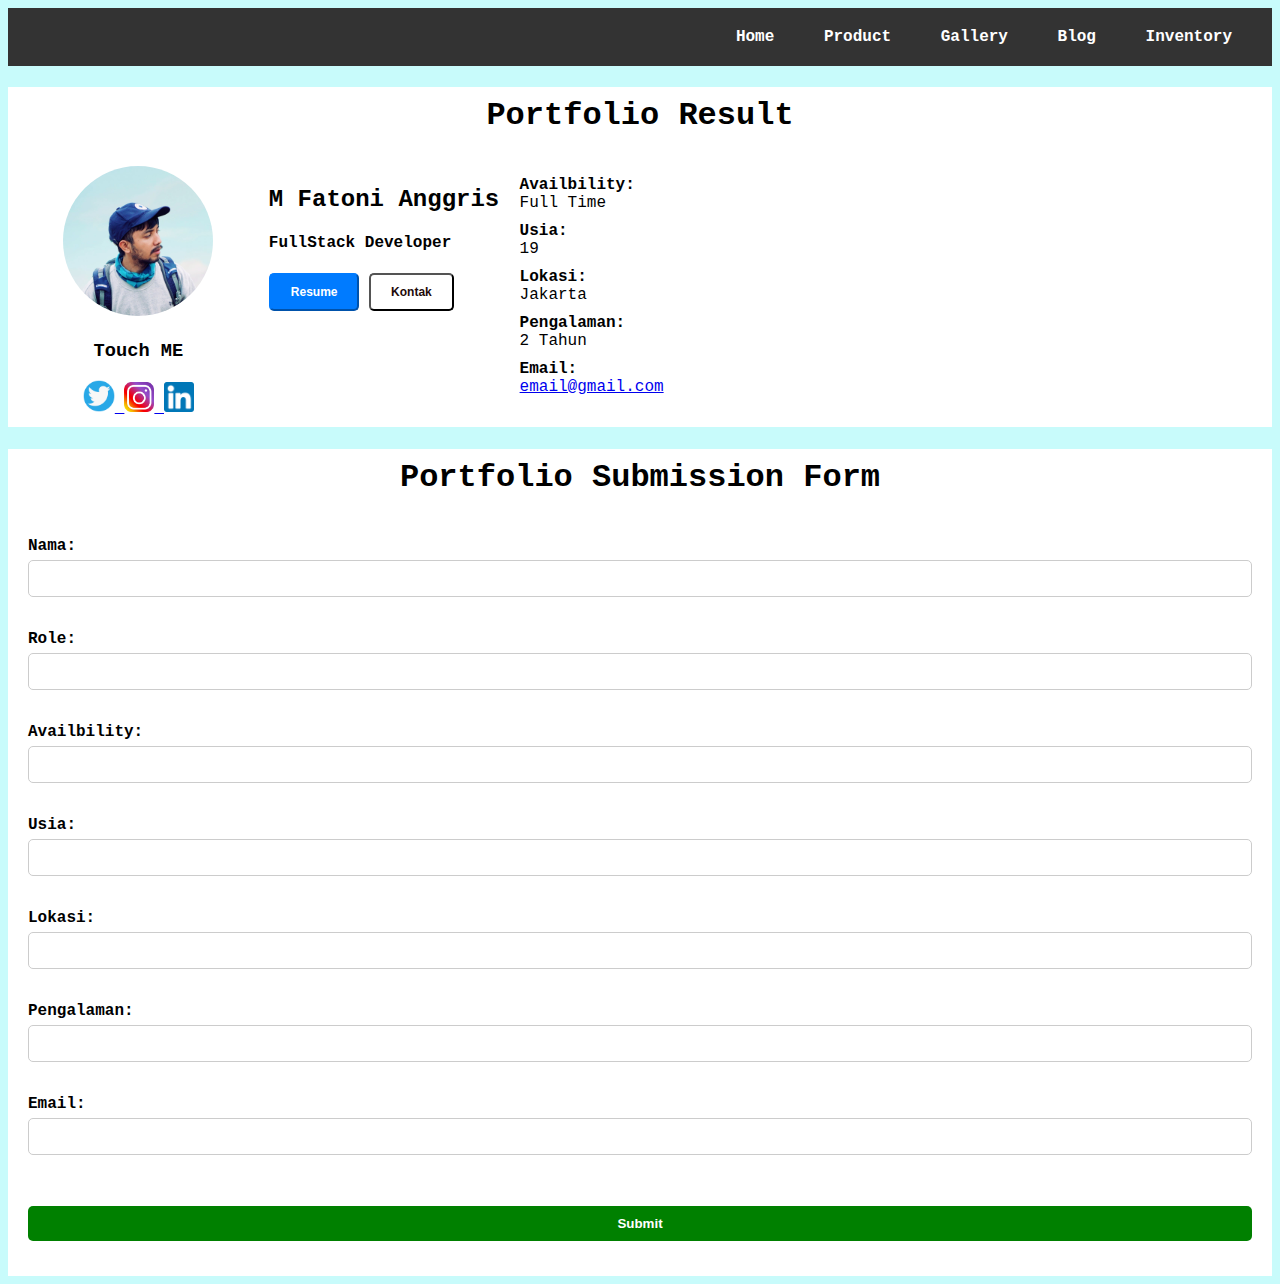
<file: session_7/index.html>
<!DOCTYPE html>
<html lang="en">
  <head>
    <meta charset="UTF-8" />
    <meta name="viewport" content="width=device-width, initial-scale=1.0" />
    <title>Portfolio Form</title>
    <link rel="stylesheet" href="assets/style.css">
  </head>
  <body>
    <header>
      <nav>
        <ul>
          <li><a href="#home">Home</a></li>
          <li><a href="#product">Product</a></li>
          <li><a href="#gallery">Gallery</a></li>
          <li><a href="#blog">Blog</a></li>
          <li><a href="#inventory">Inventory</a></li>
        </ul>
      </nav>
    </header>
    <div class="row">
      <h1 class="text-center pd-10">Portfolio Result</h1>
      <div class="grid-container">
        <section class="text-center">
          <img
            style="border-radius: 50%"
            src="assets/me.jpg"
            alt="Your Image"
            class="rounded-image"
            width="150"
            height="150"
          />
          <h3>Touch ME</h3>
          <a href="https://twitter.com/livyyrenata" target="_blank">
            <img
              src="assets/twitter.png"
              alt="Twitter"
              width="32"
              height="32"
            />
          </a>
          <a href="https://www.instagram.com/vonnyfelicia" target="_blank">
            <img src="assets/ig.png" alt="Instagram" width="30" height="30" />
          </a>
          <a
            href="https://www.linkedin.com/in/mohammad-fatoni-anggris-7089a2172"
            target="_blank"
          >
            <img
              src="assets/linkedin.png"
              alt="Linkedin"
              width="30"
              height="30"
            />
          </a>
        </section>
        <section>
          <div>
            <h2>M Fatoni Anggris</h2>
          </div>
          <div>
            <h4>FullStack Developer</h4>
          </div>
          <div>
            <button class="button-resume">Resume</button>
            <button class="button-kontak">Kontak</button>
          </div>
        </section>
        <section>
          <div class="mt-10">
            <strong>Availbility:</strong><br />
            <span>Full Time</span>
          </div>
          <div class="mt-10">
            <strong>Usia:</strong><br />
            <span>19</span>
          </div>
          <div class="mt-10">
            <strong>Lokasi:</strong><br />
            <span>Jakarta</span>
          </div>
          <div class="mt-10">
            <strong>Pengalaman:</strong><br />
            <span>2 Tahun</span>
          </div>
          <div class="mt-10">
            <strong>Email:</strong><br />
            <a
              href="mailto:contoh10@gmail.com?subject=Ini%20adalah%20judul%20email%20default&body=Pesan%20ini%20akan%20secara%20otomatis%20muncul%20lho%21"
              >email@gmail.com
            </a>
          </div>
        </section>
      </div>
    </div>
    <div class="row">
      <h1 class="text-center pd-10">Portfolio Submission Form</h1>
      <div class="form-container">
        <form action="/submit_portfolio" method="POST">
          <label for="name">Nama:</label>
          <input type="text" id="name" name="name" required /><br />

          <label for="role">Role:</label>
          <input type="text" id="role" name="role" required /><br />

          <label for="avail">Availbility:</label>
          <input type="text" id="avail" name="avail" required /><br />

          <label for="usia">Usia:</label>
          <input type="text" id="usia" name="usia" required /><br />

          <label for="lokasi">Lokasi:</label>
          <input type="url" id="lokasi" name="lokasi" /><br />

          <label for="image">Pengalaman:</label>
          <input type="number" id="pengalaman" name="pengalaman" /><br />

          <label for="email">Email:</label>
          <input type="email" id="email" name="email" required /><br />
          <br />

          <input type="submit" value="Submit" />
        </form>
      </div>
    </div>
  </body>
</html>
</file>
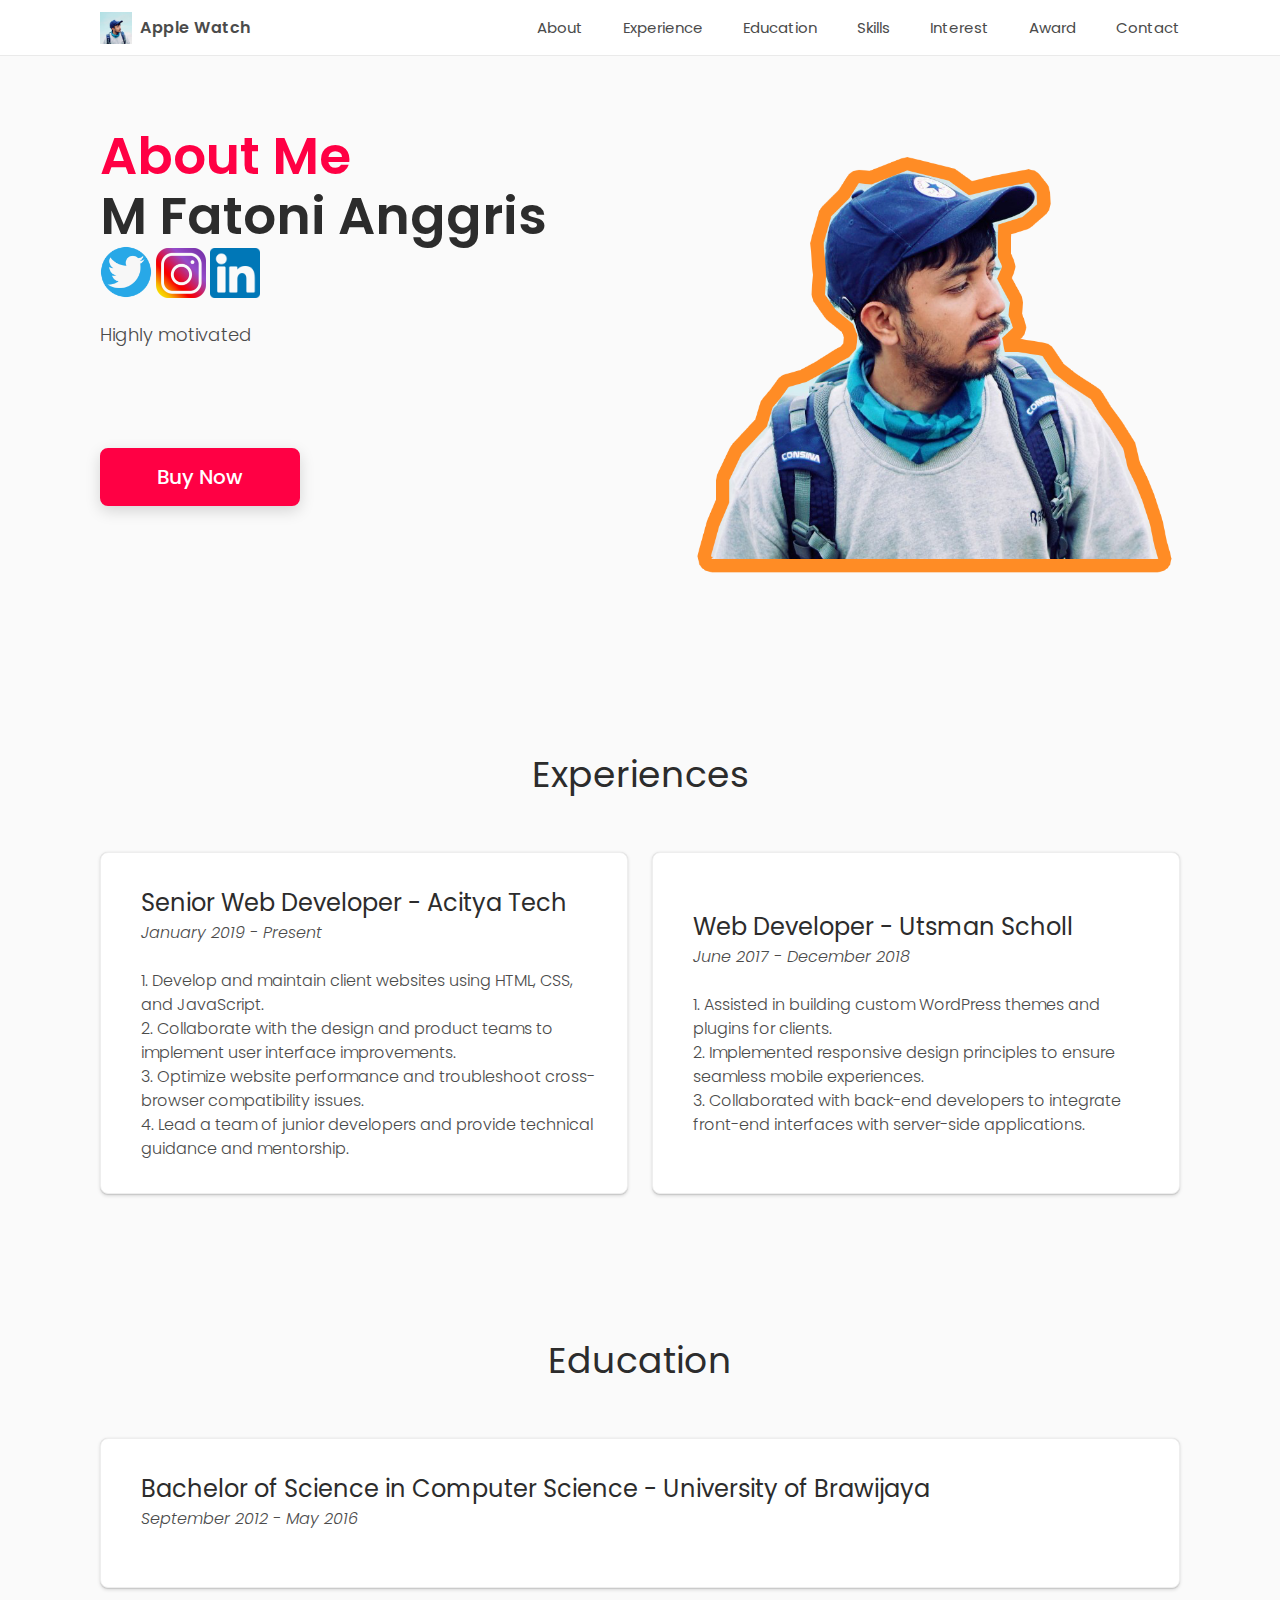
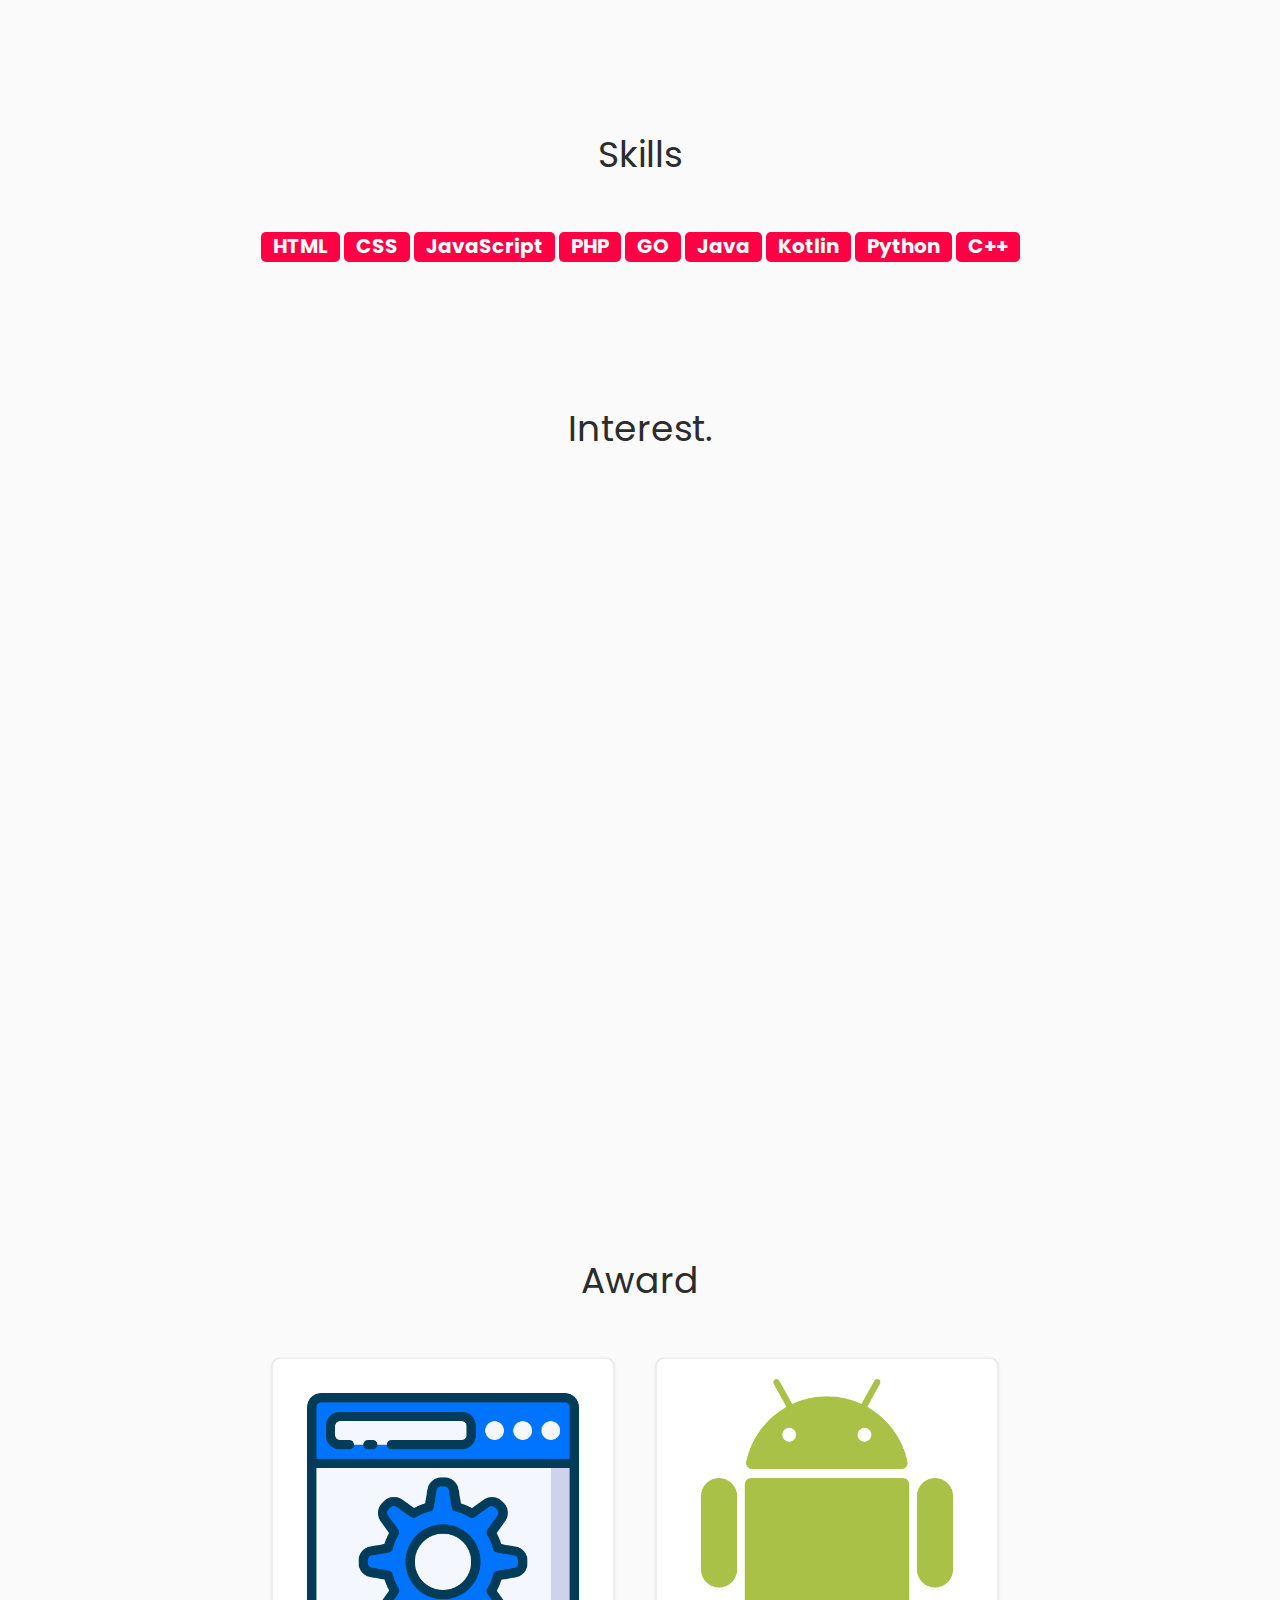
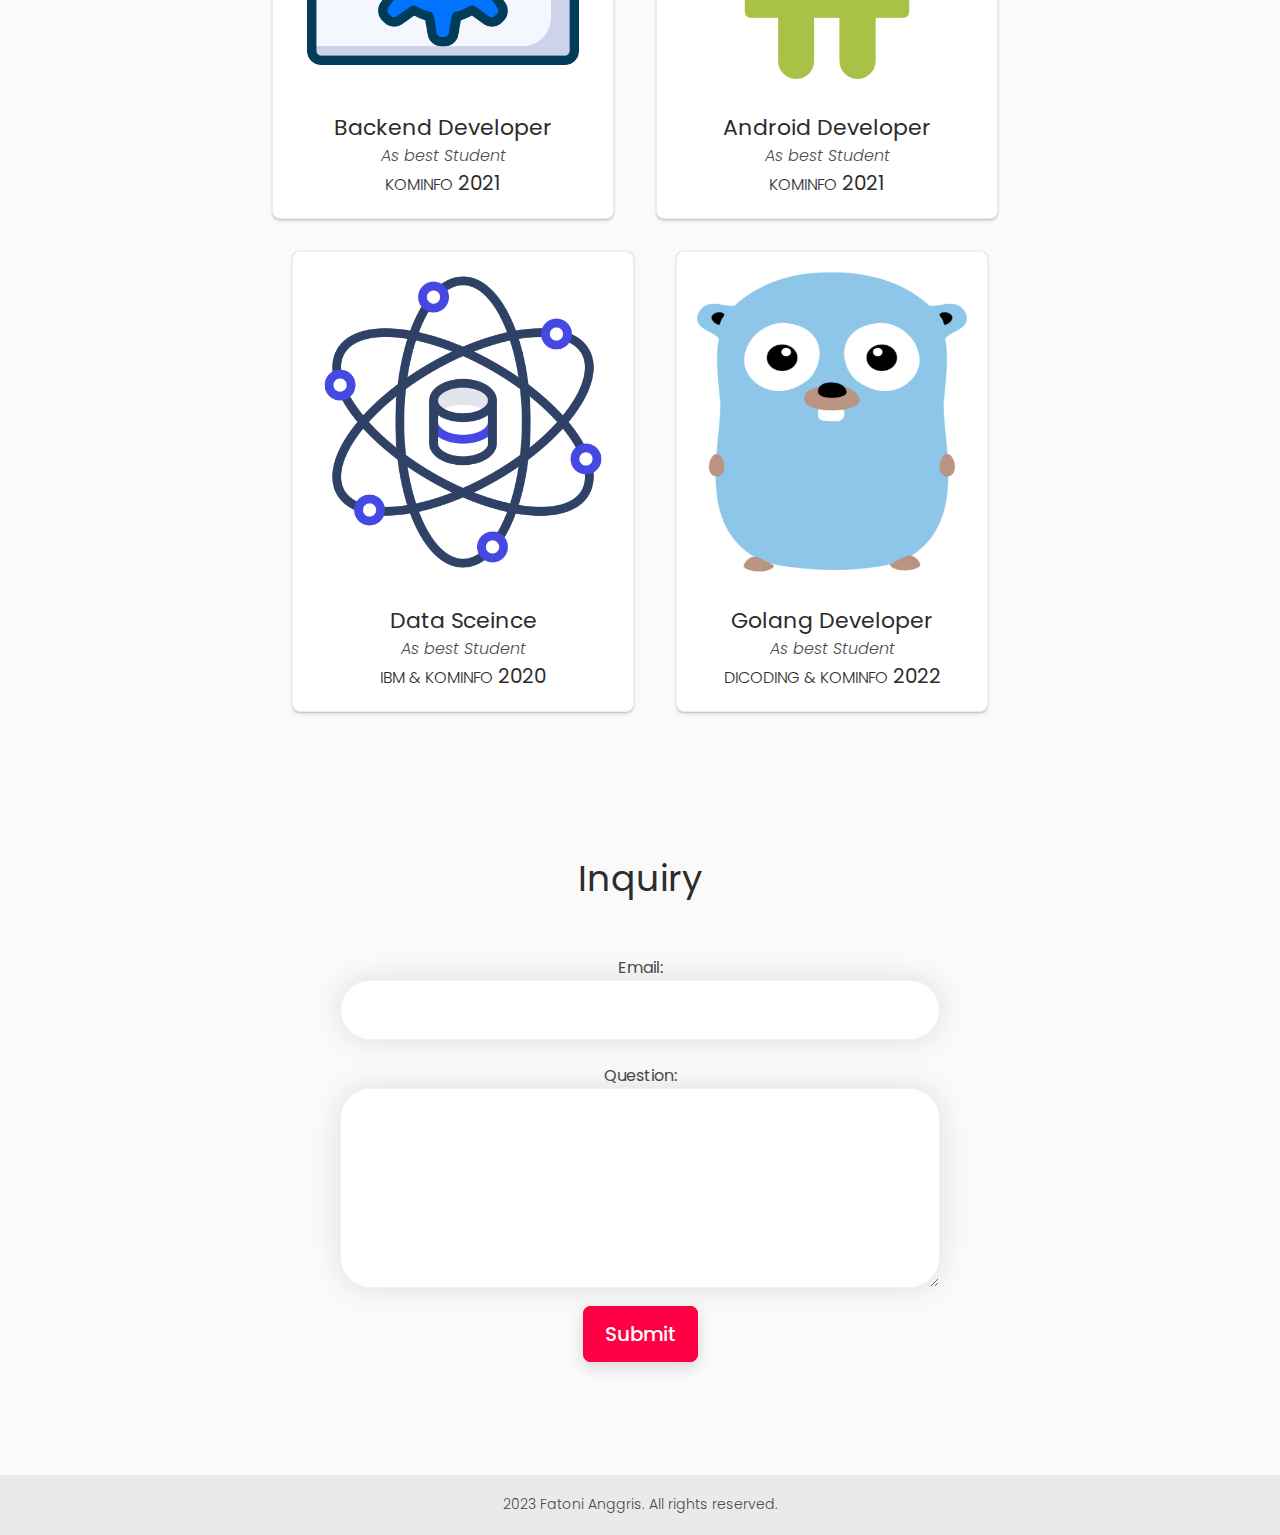
<file: session_8/index.html>
<!DOCTYPE html>
<html lang="en">
<head>
    <meta charset="UTF-8">
    <meta http-equiv="X-UA-Compatible" content="IE=edge">
    <meta name="viewport" content="width=device-width, initial-scale=1.0">
    <title>Mohammad Fatoni Anggris - Portofolio (INPG-PKJ-10-026)</title>
    <link rel="stylesheet" href="https://maxst.icons8.com/vue-static/landings/line-awesome/line-awesome/1.3.0/css/line-awesome.min.css">
    <link rel="stylesheet" href="style.css" />
</head>
<body>
    <header id="header">
        <div class="header-wrapper">
            <div id="logo">
                <img id="header-img" src="assets/me.jpg" id="header-img" alt="logo" width="32px">
                <span id="logo-label">Apple Watch</span>
            </div>
            <nav id="nav-bar">
                <label class="menu-btn" for="menu-checkbox"><i class="las la-bars"></i></label>
                <input type="checkbox" id="menu-checkbox">
                <ul id="nav-menu" class="nav-menu">
                    <li><a href="#about-section" class="nav-link">About</a></li>
                    <li><a href="#exp-section" class="nav-link">Experience</a></li>
                    <li><a href="#edu-section" class="nav-link">Education</a></li>
                    <li><a href="#skil-section" class="nav-link">Skills</a></li>
                    <li><a href="#inter-section" class="nav-link">Interest</a></li>
                    <li><a href="#awa-section" class="nav-link">Award</a></li>
                    <li><a href="#con-section" class="nav-link">Contact</a></li>
                </ul>
            </nav>
        </div>
    </header>
    <main>
        <section id="about-section">
            <div id="hero-info">
                <div>
                    <h1 class="hero-title"><span>About Me</span><br>M Fatoni Anggris</h1>
                    <a href="https://twitter.com/livyyrenata" target="_blank">
                        <img src="assets/twitter.png" alt="Twitter" width="52" height="52">
                    </a>
                    <a href="https://www.instagram.com/vonnyfelicia" target="_blank">
                        <img src="assets/ig.png" alt="Instagram" width="50" height="50">
                    </a>
                    <a href="https://www.linkedin.com/in/mohammad-fatoni-anggris-7089a2172" target="_blank">
                        <img src="assets/linkedin.png" alt="Linkedin" width="50" height="50">
                    </a>
                    <p id="hero-subtitle"></p>
                </div>
                <a href="#" id="hero-btn" class="btn">Buy Now</a>
            </div>
            <div id="hero-img">
                <image src="assets/me.jpg">
            </div>
        </section>

        <section id="exp-section">
            <h2 class="section-title">Experiences</h2>
            <div id="features-group">
                <div class="card feature-box">
                    <div class="feature-icon">
                        <i class="las la-home"></i>
                    </div>
                    <div class="feature-details">
                        <h4>Senior Web Developer - Acitya Tech</h4>
                        <p class="job-date"><i>January 2019 - Present</i></p>
                        <br>
                        <ul>
                            <li>1. Develop and maintain client websites using HTML, CSS, and JavaScript.</li>
                            <li>2. Collaborate with the design and product teams to implement user interface improvements.</li>
                            <li>3. Optimize website performance and troubleshoot cross-browser compatibility issues.</li>
                            <li>4. Lead a team of junior developers and provide technical guidance and mentorship.</li>
                        </ul>
                    </div>
                </div>
                <div class="card feature-box">
                    <div class="feature-icon">
                        <i class="las la-school"></i>
                    </div>
                    <div class="feature-details">
                        <h4>Web Developer - Utsman Scholl</h4>
                        <p class="job-date"><i>June 2017 - December 2018</i></p>
                        <br>
                        <ul>
                            <li>1. Assisted in building custom WordPress themes and plugins for clients.</li>
                            <li>2. Implemented responsive design principles to ensure seamless mobile experiences.</li>
                            <li>3. Collaborated with back-end developers to integrate front-end interfaces with server-side applications.</li>
                        </ul>
                    </div>
                </div>
            </div>
        </section>

        <section id="edu-section">
            <h2 class="section-title">Education</h2>
            <div id="">
                <div class="card feature-box">
                    <div class="feature-icon">
                        <i class="las la-book"></i>
                    </div>
                    <div class="feature-details">
                        <h4>Bachelor of Science in Computer Science - University of Brawijaya</h4>
                        <p class="job-date"><i>September 2012 - May 2016</i></p>
                        <br>
                    </div>
                </div>
            </div>
        </section>

        <section id="skil-section">
            <h2 class="section-title">Skills</h2>
            <div class="text-center" id="">
                <div class="label label-primary">HTML</div>
                <div class="label label-primary">CSS</div>
                <div class="label label-primary">JavaScript</div>
                <div class="label label-primary">PHP</div>
                <div class="label label-primary">GO</div>
                <div class="label label-primary">Java</div>
                <div class="label label-primary">Kotlin</div>
                <div class="label label-primary">Python</div>
                <div class="label label-primary">C++</div>
            </div>
        </section>

        <section id="inter-section">
            <h2 class="section-title">Interest.</h2>
            <div class="video-wrapper">
                <iframe width="100%" height="700" src="https://www.youtube.com/embed/NWONeJKn6kc" title="YouTube video player" frameborder="0" allow="accelerometer; autoplay; clipboard-write; encrypted-media; gyroscope; picture-in-picture; web-share" allowfullscreen></iframe>
            </div>
        </section>

        <section id="awa-section">
            <div class="section-wrapper">
                <h2 class="section-title">Award</h2>
                <ul class="product-list">
                    <li class="card product-box">
                        <img height="300" width="300" alt="" src="assets/back.png">
                        <h5>Backend Developer</h5>
                        <i>As best Student</i>
                        <p class="price"><span>KOMINFO</span> <strong>2021</strong></p>
                        
                    </li>
                    <li class="card product-box">
                        <img height="300" width="300" alt="" src="assets/andro.png">
                        <h5>Android Developer</h5>
                        <i>As best Student</i>
                        <p class="price"><span>KOMINFO</span> <strong>2021</strong></p>
                       
                    </li>
                    <li class="card product-box">
                        <img height="300" width="300" alt="" src="assets/data.png">
                        <h5>Data Sceince</h5>
                        <i>As best Student</i>
                        <p class="price"><span>IBM & KOMINFO</span> <strong>2020</strong></p>
                       
                    </li>
                    <li class="card product-box">
                        <img height="300" width="270" alt="" src="assets/go.png">
                        <h5>Golang Developer</h5>
                        <i>As best Student</i>
                        <p class="price"><span>DICODING & KOMINFO</span> <strong>2022</strong></p>
                    </li>
                </ul>
            </div>

        </section>
        <section class="con-section text-center">
            <h2 class="section-title">Inquiry</h2>
                <form action="submit_form.php" class="text-center" method="post">
                    <label for="email"><b>Email:</b></label>
                    <br>
                    
                    <input type="email" id="email" name="email" required>
            
                    <br>
                    <br>

                    <label for="question"><b>Question:</b></label>
                    <br>
                    
                    <textarea id="question" name="question" rows="4" cols="100" required></textarea>
                    <br>
                    <br>
                    <a href="#" id="submit-btn" class="btn-sub">Submit</a>
                </form>
        </section>
    </main>
    <footer>
        <div class="copyright-section">
            2023 Fatoni Anggris. All rights reserved.
        </div>
    </footer>
</body>
<script type="text/javascript">
        var i = 0;
        var txt = 'Highly motivated and skilled web developer with 5 years of experience creating dynamic and user-friendly websites. Proficient in HTML, CSS, JavaScript, and various front-end libraries and frameworks. A strong problem solver with a keen eye for design and a passion for creating seamless user experiences.'; /* The text */
        var speed = 50; /* The speed/duration of the effect in milliseconds */
        typeWriter();
        function typeWriter() {
            if (i < txt.length) {
                document.getElementById("hero-subtitle").innerHTML += txt.charAt(i);
                i++;
                setTimeout(typeWriter, speed);
            }
        }
</script>
</html>
</file>
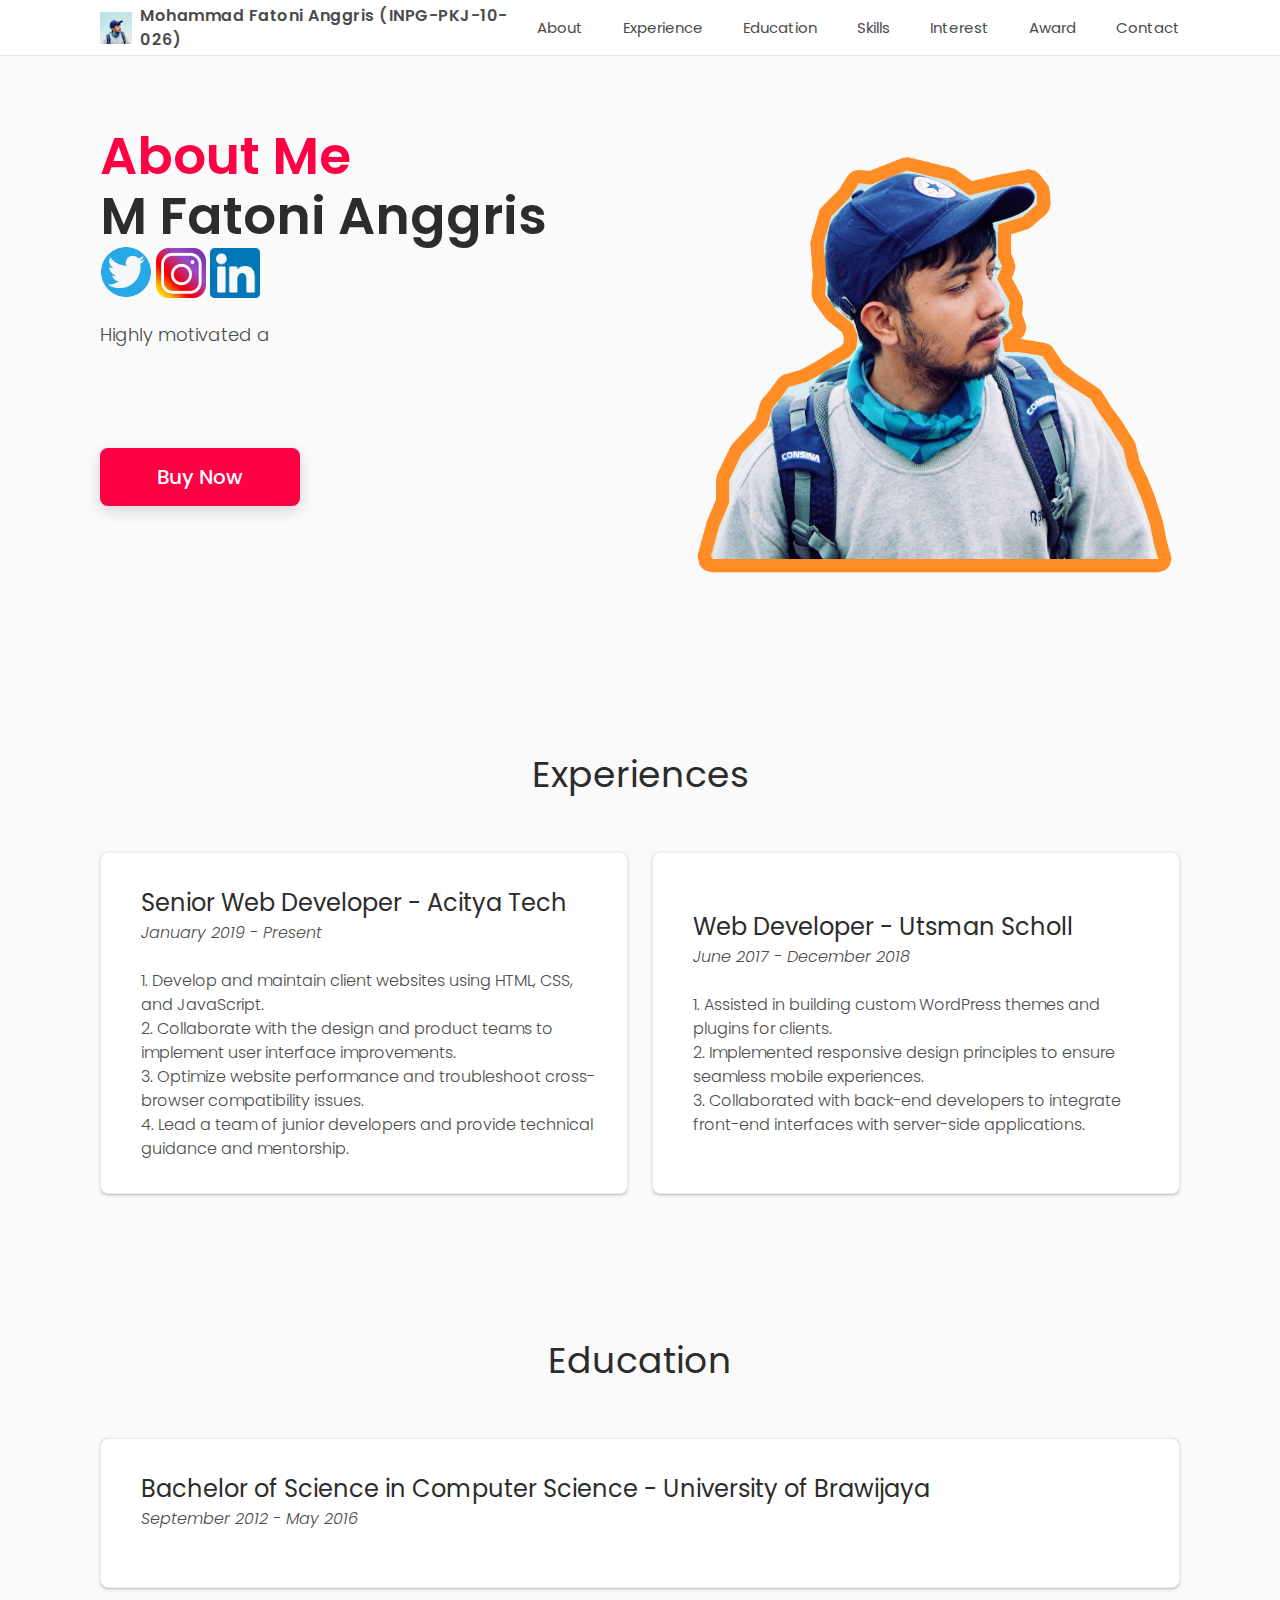
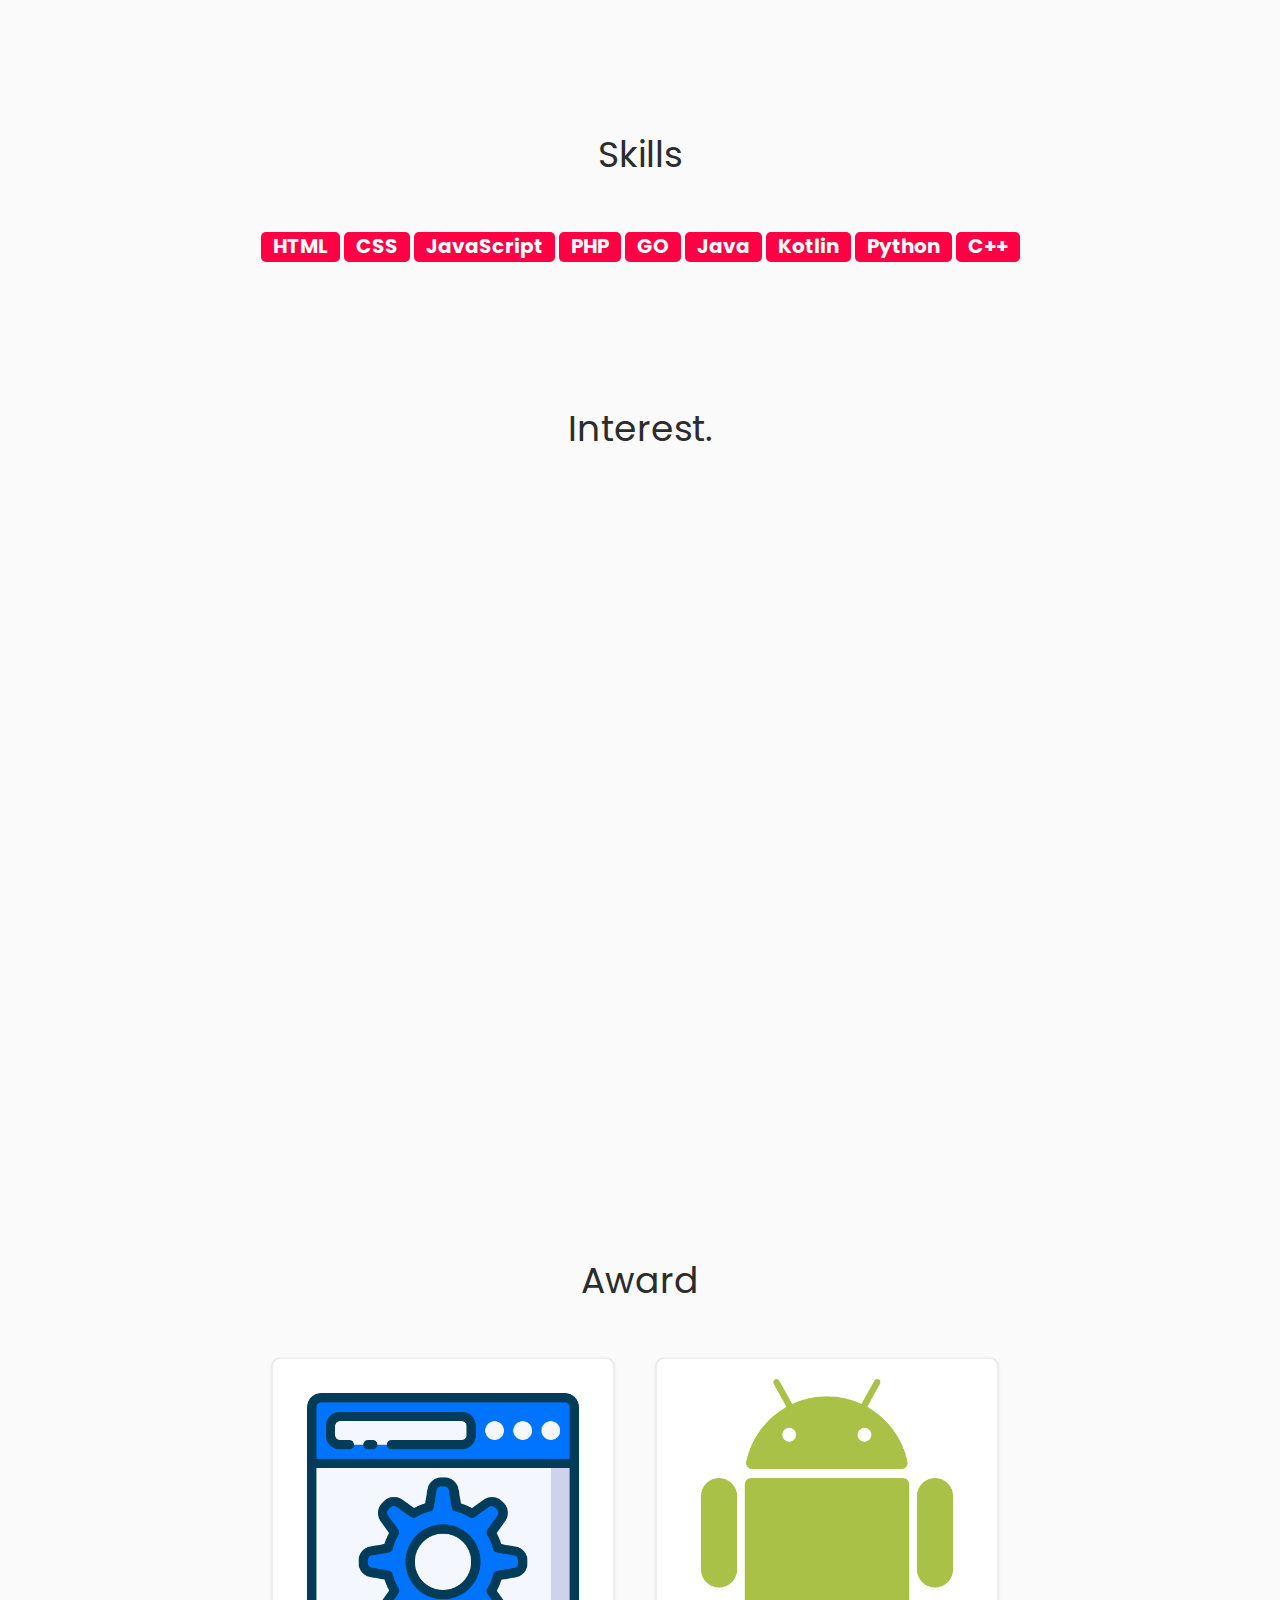
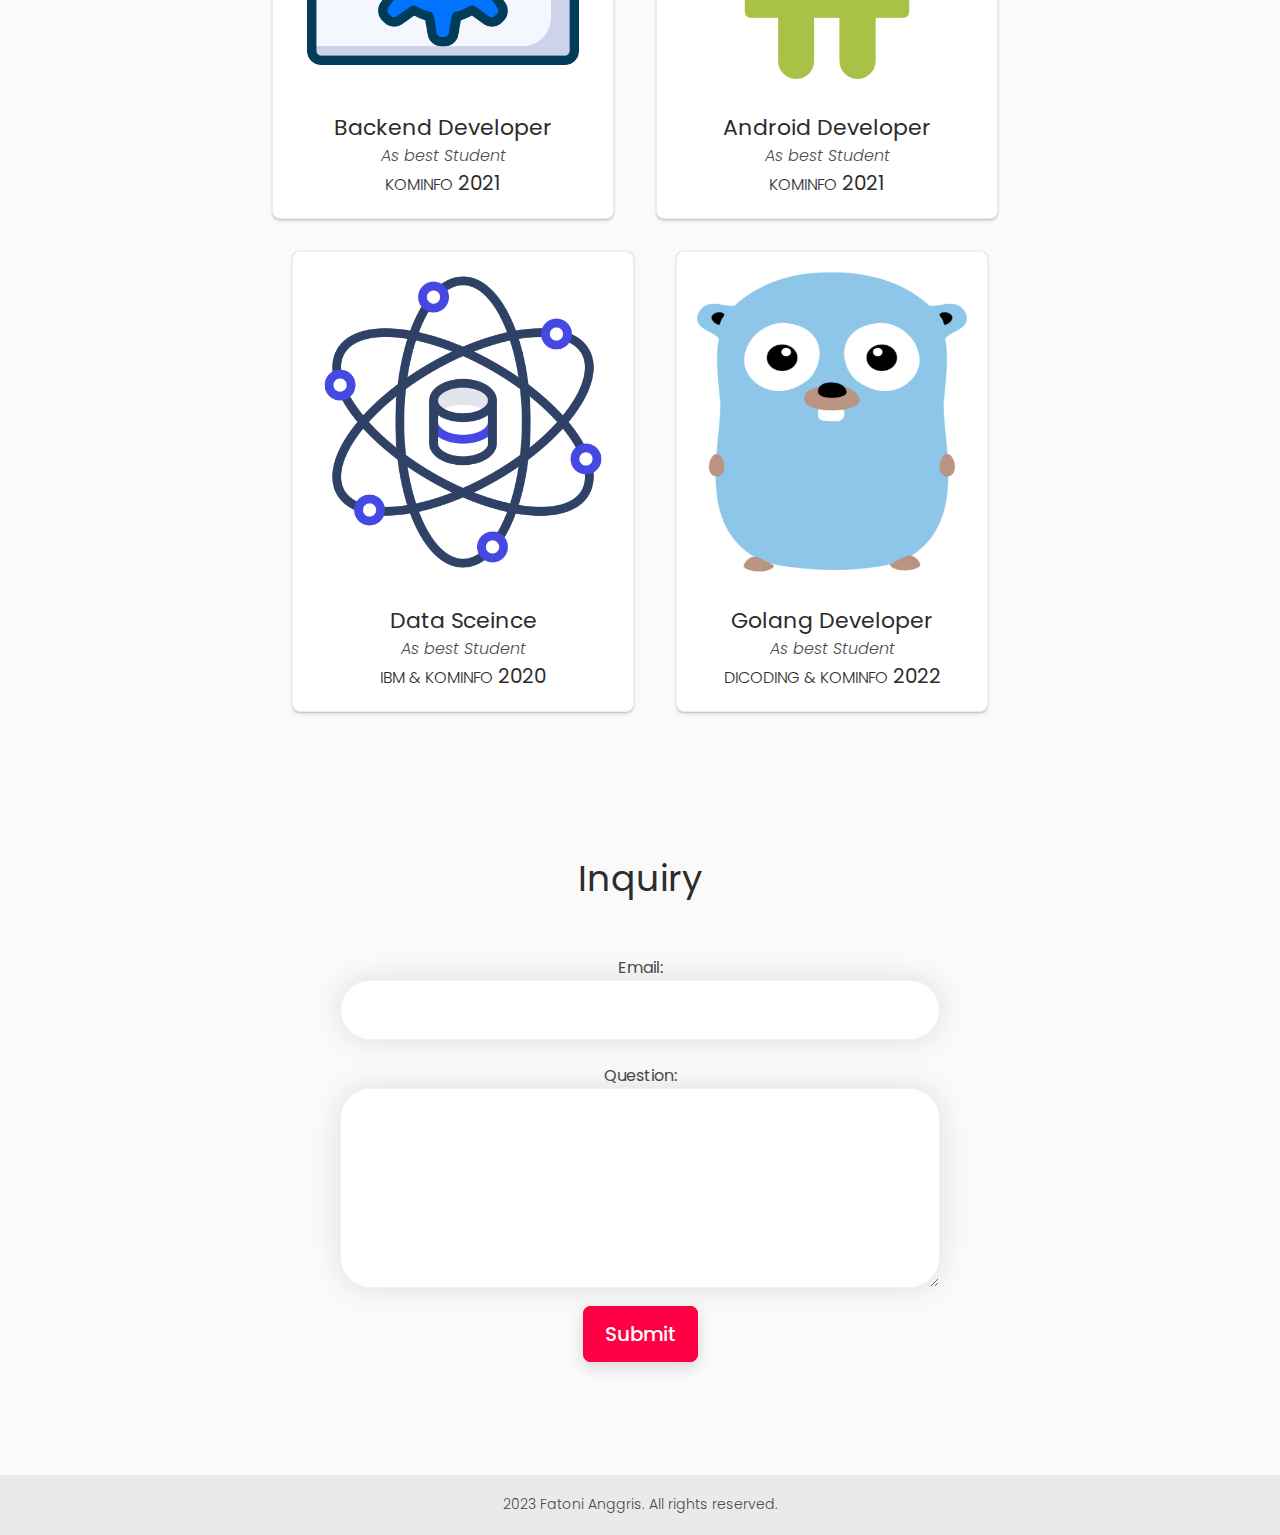
<file: session_8/final_project/index.html>
<!DOCTYPE html>
<html lang="en">
<head>
    <meta charset="UTF-8">
    <meta http-equiv="X-UA-Compatible" content="IE=edge">
    <meta name="viewport" content="width=device-width, initial-scale=1.0">
    <title>Mohammad Fatoni Anggris - Portofolio (INPG-PKJ-10-026)</title>
    <link rel="stylesheet" href="https://maxst.icons8.com/vue-static/landings/line-awesome/line-awesome/1.3.0/css/line-awesome.min.css">
    <link rel="stylesheet" href="style.css" />
</head>
<body>
    <header id="header">
        <div class="header-wrapper">
            <div id="logo">
                <img id="header-img" src="assets/me.jpg" id="header-img" alt="logo" width="32px">
                <span id="logo-label">Mohammad Fatoni Anggris (INPG-PKJ-10-026)</span>
            </div>
            <nav id="nav-bar">
                <label class="menu-btn" for="menu-checkbox"><i class="las la-bars"></i></label>
                <input type="checkbox" id="menu-checkbox">
                <ul id="nav-menu" class="nav-menu">
                    <li><a href="#about-section" class="nav-link">About</a></li>
                    <li><a href="#exp-section" class="nav-link">Experience</a></li>
                    <li><a href="#edu-section" class="nav-link">Education</a></li>
                    <li><a href="#skil-section" class="nav-link">Skills</a></li>
                    <li><a href="#inter-section" class="nav-link">Interest</a></li>
                    <li><a href="#awa-section" class="nav-link">Award</a></li>
                    <li><a href="#con-section" class="nav-link">Contact</a></li>
                </ul>
            </nav>
        </div>
    </header>
    <main>
        <section id="about-section">
            <div id="hero-info">
                <div>
                    <h1 class="hero-title"><span>About Me</span><br>M Fatoni Anggris</h1>
                    <a href="https://twitter.com/livyyrenata" target="_blank">
                        <img src="assets/twitter.png" alt="Twitter" width="52" height="52">
                    </a>
                    <a href="https://www.instagram.com/vonnyfelicia" target="_blank">
                        <img src="assets/ig.png" alt="Instagram" width="50" height="50">
                    </a>
                    <a href="https://www.linkedin.com/in/mohammad-fatoni-anggris-7089a2172" target="_blank">
                        <img src="assets/linkedin.png" alt="Linkedin" width="50" height="50">
                    </a>
                    <p id="hero-subtitle"></p>
                </div>
                <a href="#" id="hero-btn" class="btn">Buy Now</a>
            </div>
            <div id="hero-img">
                <image src="assets/me.jpg">
            </div>
        </section>

        <section id="exp-section">
            <h2 class="section-title">Experiences</h2>
            <div id="features-group">
                <div class="card feature-box">
                    <div class="feature-icon">
                        <i class="las la-home"></i>
                    </div>
                    <div class="feature-details">
                        <h4>Senior Web Developer - Acitya Tech</h4>
                        <p class="job-date"><i>January 2019 - Present</i></p>
                        <br>
                        <ul>
                            <li>1. Develop and maintain client websites using HTML, CSS, and JavaScript.</li>
                            <li>2. Collaborate with the design and product teams to implement user interface improvements.</li>
                            <li>3. Optimize website performance and troubleshoot cross-browser compatibility issues.</li>
                            <li>4. Lead a team of junior developers and provide technical guidance and mentorship.</li>
                        </ul>
                    </div>
                </div>
                <div class="card feature-box">
                    <div class="feature-icon">
                        <i class="las la-school"></i>
                    </div>
                    <div class="feature-details">
                        <h4>Web Developer - Utsman Scholl</h4>
                        <p class="job-date"><i>June 2017 - December 2018</i></p>
                        <br>
                        <ul>
                            <li>1. Assisted in building custom WordPress themes and plugins for clients.</li>
                            <li>2. Implemented responsive design principles to ensure seamless mobile experiences.</li>
                            <li>3. Collaborated with back-end developers to integrate front-end interfaces with server-side applications.</li>
                        </ul>
                    </div>
                </div>
            </div>
        </section>

        <section id="edu-section">
            <h2 class="section-title">Education</h2>
            <div id="">
                <div class="card feature-box">
                    <div class="feature-icon">
                        <i class="las la-book"></i>
                    </div>
                    <div class="feature-details">
                        <h4>Bachelor of Science in Computer Science - University of Brawijaya</h4>
                        <p class="job-date"><i>September 2012 - May 2016</i></p>
                        <br>
                    </div>
                </div>
            </div>
        </section>

        <section id="skil-section">
            <h2 class="section-title">Skills</h2>
            <div class="text-center" id="">
                <div class="label label-primary">HTML</div>
                <div class="label label-primary">CSS</div>
                <div class="label label-primary">JavaScript</div>
                <div class="label label-primary">PHP</div>
                <div class="label label-primary">GO</div>
                <div class="label label-primary">Java</div>
                <div class="label label-primary">Kotlin</div>
                <div class="label label-primary">Python</div>
                <div class="label label-primary">C++</div>
            </div>
        </section>

        <section id="inter-section">
            <h2 class="section-title">Interest.</h2>
            <div class="video-wrapper">
                <iframe width="100%" height="700" src="https://www.youtube.com/embed/NWONeJKn6kc" title="YouTube video player" frameborder="0" allow="accelerometer; autoplay; clipboard-write; encrypted-media; gyroscope; picture-in-picture; web-share" allowfullscreen></iframe>
            </div>
        </section>

        <section id="awa-section">
            <div class="section-wrapper">
                <h2 class="section-title">Award</h2>
                <ul class="product-list">
                    <li class="card product-box">
                        <img height="300" width="300" alt="" src="assets/back.png">
                        <h5>Backend Developer</h5>
                        <i>As best Student</i>
                        <p class="price"><span>KOMINFO</span> <strong>2021</strong></p>
                        
                    </li>
                    <li class="card product-box">
                        <img height="300" width="300" alt="" src="assets/andro.png">
                        <h5>Android Developer</h5>
                        <i>As best Student</i>
                        <p class="price"><span>KOMINFO</span> <strong>2021</strong></p>
                       
                    </li>
                    <li class="card product-box">
                        <img height="300" width="300" alt="" src="assets/data.png">
                        <h5>Data Sceince</h5>
                        <i>As best Student</i>
                        <p class="price"><span>IBM & KOMINFO</span> <strong>2020</strong></p>
                       
                    </li>
                    <li class="card product-box">
                        <img height="300" width="270" alt="" src="assets/go.png">
                        <h5>Golang Developer</h5>
                        <i>As best Student</i>
                        <p class="price"><span>DICODING & KOMINFO</span> <strong>2022</strong></p>
                    </li>
                </ul>
            </div>

        </section>
        <section class="con-section text-center">
            <h2 class="section-title">Inquiry</h2>
                <form action="submit_form.php" class="text-center" method="post">
                    <label for="email"><b>Email:</b></label>
                    <br>
                    
                    <input type="email" id="email" name="email" required>
            
                    <br>
                    <br>

                    <label for="question"><b>Question:</b></label>
                    <br>
                    
                    <textarea id="question" name="question" rows="4" cols="100" required></textarea>
                    <br>
                    <br>
                    <a href="#" id="submit-btn" class="btn-sub">Submit</a>
                </form>
        </section>
    </main>
    <footer>
        <div class="copyright-section">
            2023 Fatoni Anggris. All rights reserved.
        </div>
    </footer>
</body>
<script type="text/javascript">
        var i = 0;
        var txt = 'Highly motivated and skilled web developer with 5 years of experience creating dynamic and user-friendly websites. Proficient in HTML, CSS, JavaScript, and various front-end libraries and frameworks. A strong problem solver with a keen eye for design and a passion for creating seamless user experiences.'; /* The text */
        var speed = 50; /* The speed/duration of the effect in milliseconds */
        typeWriter();
        function typeWriter() {
            if (i < txt.length) {
                document.getElementById("hero-subtitle").innerHTML += txt.charAt(i);
                i++;
                setTimeout(typeWriter, speed);
            }
        }
</script>
</html>
</file>
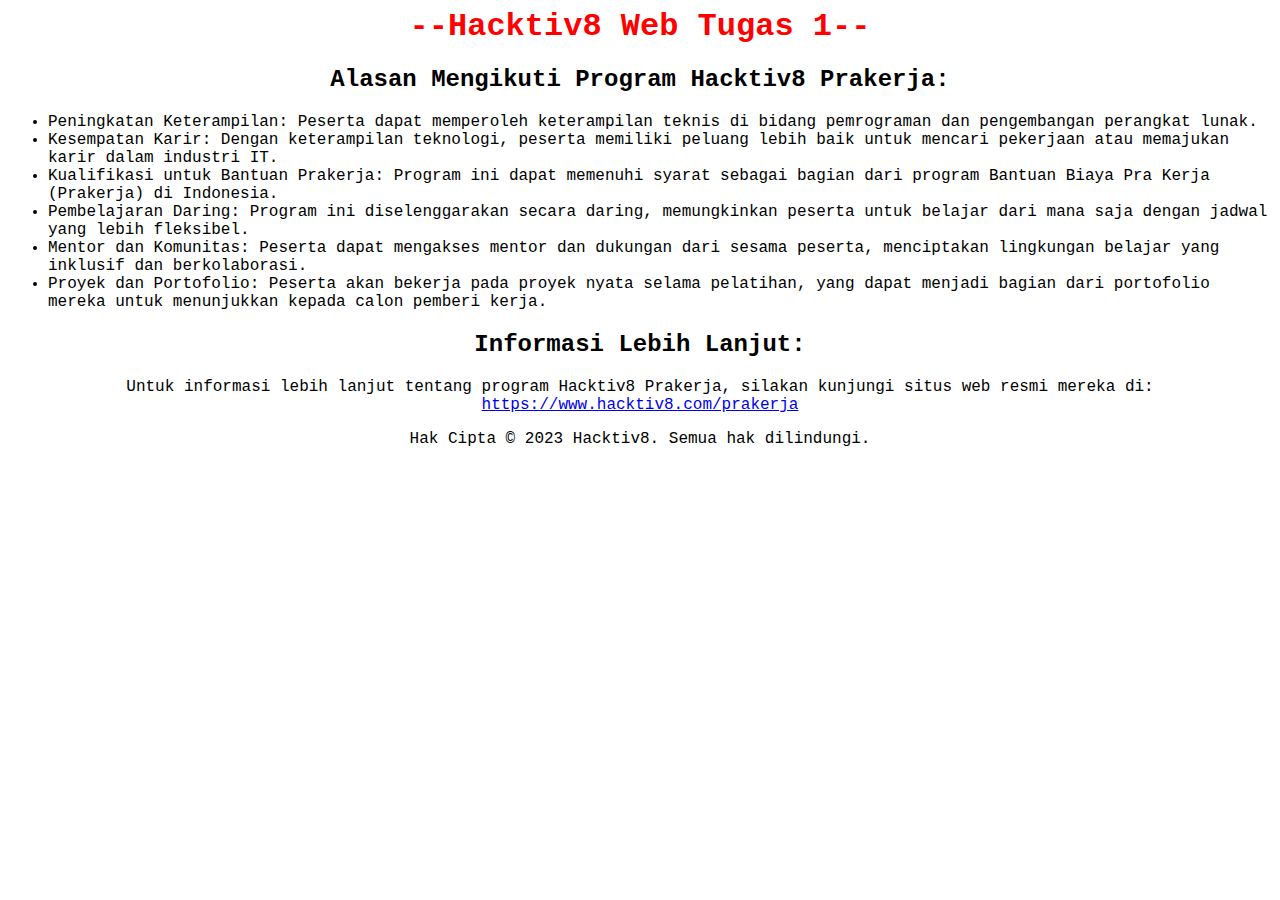
<file: session_1/tugas1.html>
<html lang="en">
  <head>
    <meta charset="UTF-8">
    <meta name="viewport" content="width=device-width, initial-scale=1.0">
    <title>Mohammad Fatoni Anggris</title>
  </head>
  <body style="text-align: center; font-family: 'Courier New', monospace;">
    <header>
    <h1 style="color: red;">--Hacktiv8 Web Tugas 1--</h1>
    <header>
        <main>
            <section>
                <h2>Alasan Mengikuti Program Hacktiv8 Prakerja:</h2>
                <ul style="text-align: left;">
                    <li>Peningkatan Keterampilan: Peserta dapat memperoleh keterampilan teknis di bidang pemrograman dan pengembangan perangkat lunak.</li>
                    <li>Kesempatan Karir: Dengan keterampilan teknologi, peserta memiliki peluang lebih baik untuk mencari pekerjaan atau memajukan karir dalam industri IT.</li>
                    <li>Kualifikasi untuk Bantuan Prakerja: Program ini dapat memenuhi syarat sebagai bagian dari program Bantuan Biaya Pra Kerja (Prakerja) di Indonesia.</li>
                    <li>Pembelajaran Daring: Program ini diselenggarakan secara daring, memungkinkan peserta untuk belajar dari mana saja dengan jadwal yang lebih fleksibel.</li>
                    <li>Mentor dan Komunitas: Peserta dapat mengakses mentor dan dukungan dari sesama peserta, menciptakan lingkungan belajar yang inklusif dan berkolaborasi.</li>
                    <li>Proyek dan Portofolio: Peserta akan bekerja pada proyek nyata selama pelatihan, yang dapat menjadi bagian dari portofolio mereka untuk menunjukkan kepada calon pemberi kerja.</li>
                </ul>
            </section>
            <section>
                <h2>Informasi Lebih Lanjut:</h2>
                <p>Untuk informasi lebih lanjut tentang program Hacktiv8 Prakerja, silakan kunjungi situs web resmi mereka di: <a href="https://www.hacktiv8.com/prakerja">https://www.hacktiv8.com/prakerja</a></p>
            </section>
        </main>
        <footer>
            <p>Hak Cipta © 2023 Hacktiv8. Semua hak dilindungi.</p>
        </footer>
  </body>
</html>
</file>
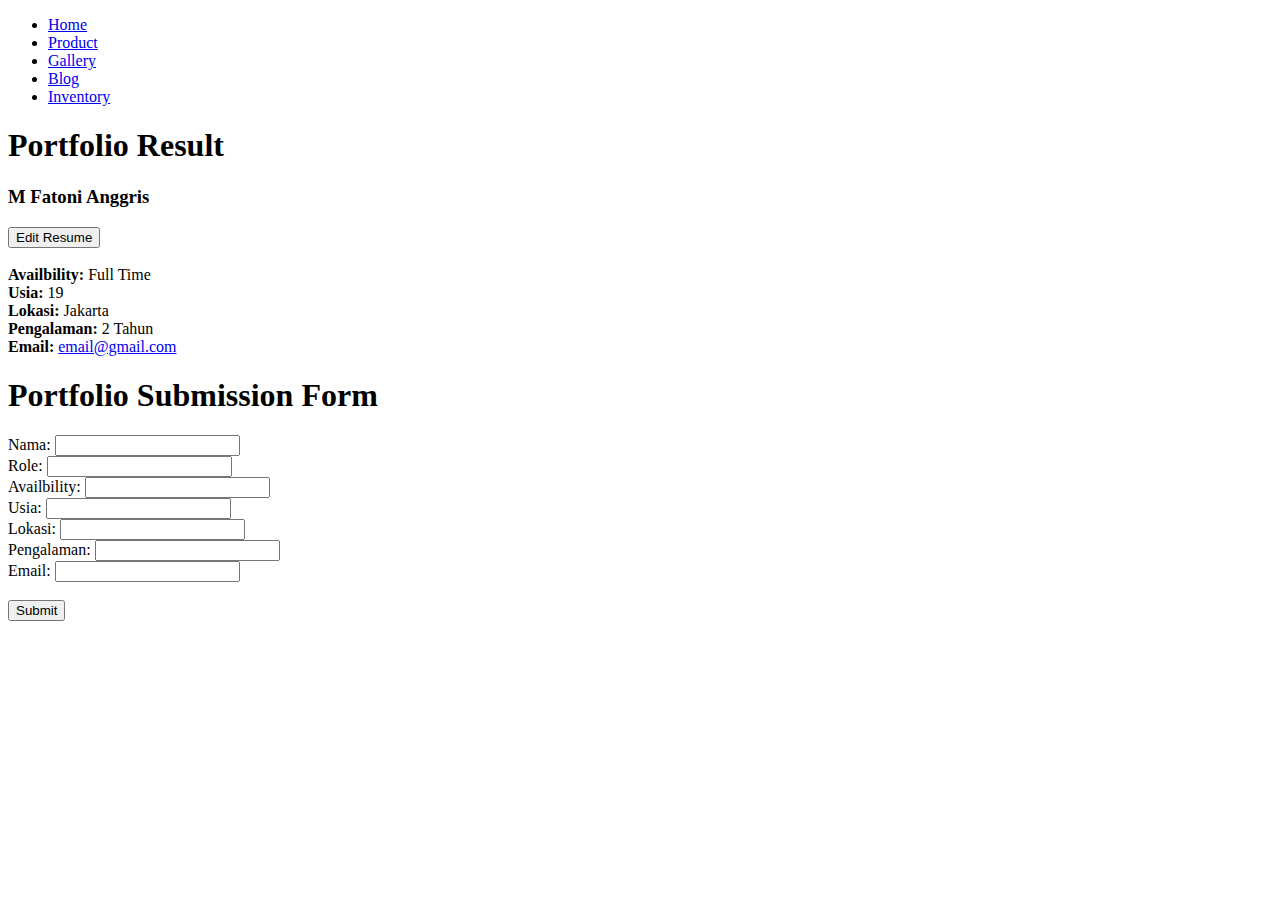
<file: session_2/latihan.html>
<!DOCTYPE html>
<html lang="en">
  <head>
    <meta charset="UTF-8" />
    <meta name="viewport" content="width=device-width, initial-scale=1.0" />
    <title>Portfolio Form</title>
  </head>
  <body>
    <header>
      <nav>
        <ul>
          <li><a href="#home">Home</a></li>
          <li><a href="#product">Product</a></li>
          <li><a href="#gallery">Gallery</a></li>
          <li><a href="#blog">Blog</a></li>
          <li><a href="#inventory">Inventory</a></li>
        </ul>
      </nav>
    </header>
    <h1>Portfolio Result</h1>
    <div>
      <h3>M Fatoni Anggris</h3>
    </div>
    <div>
      <button>Edit Resume</button>
    </div>
    <br />
    <div>
      <strong>Availbility:</strong>
      <span>Full Time</span>
    </div>
    <div>
      <strong>Usia:</strong>
      <span>19</span>
    </div>
    <div>
      <strong>Lokasi:</strong>
      <span>Jakarta</span>
    </div>
    <div>
      <strong>Pengalaman:</strong>
      <span>2 Tahun</span>
    </div>
    <div>
      <strong>Email:</strong>
      <a
        href="mailto:contoh10@gmail.com?subject=Ini%20adalah%20judul%20email%20default&body=Pesan%20ini%20akan%20secara%20otomatis%20muncul%20lho%21"
        >email@gmail.com</a
      >
    </div>
    <h1>Portfolio Submission Form</h1>
    <form action="/submit_portfolio" method="POST">
      <label for="name">Nama:</label>
      <input type="text" id="name" name="name" required /><br />

      <label for="role">Role:</label>
      <input type="text" id="role" name="role" required /><br />

      <label for="avail">Availbility:</label>
      <input type="text" id="avail" name="avail" required /><br />

      <label for="usia">Usia:</label>
      <input type="text" id="usia" name="usia" required /><br />

      <label for="lokasi">Lokasi:</label>
      <input type="url" id="lokasi" name="lokasi" /><br />

      <label for="image">Pengalaman:</label>
      <input type="number" id="pengalaman" name="pengalaman" /><br />

      <label for="email">Email:</label>
      <input type="email" id="email" name="email" required /><br />
      <br />
      <input type="submit" value="Submit" />
    </form>
  </body>
</html>
</file>
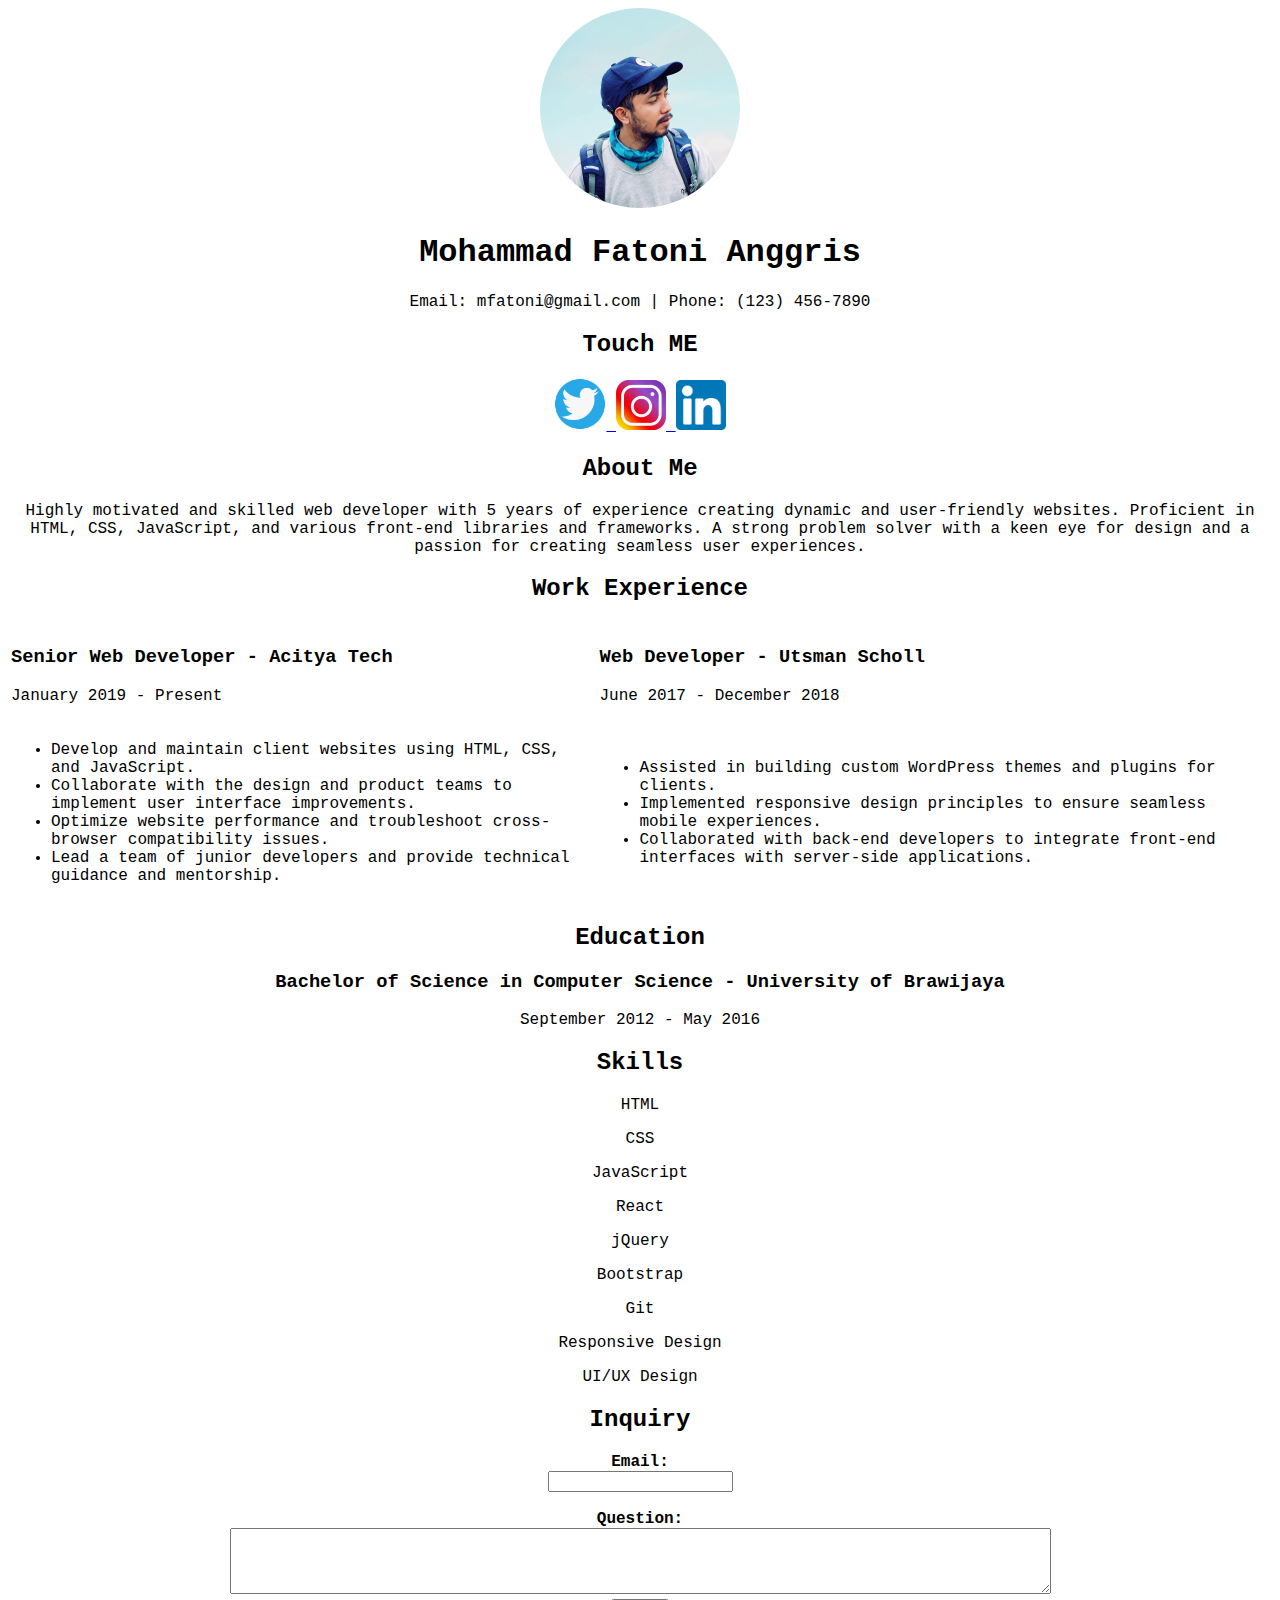
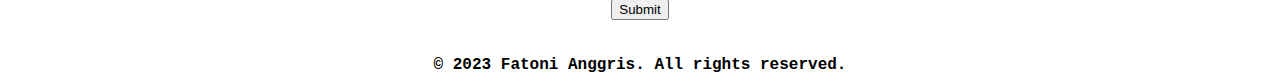
<file: session_2/tugas2.html>
<!DOCTYPE html>
<html lang="en">
<head>
    <meta charset="UTF-8">
    <meta name="viewport" content="width=device-width, initial-scale=1.0">
    <title>Fatoni Anggris - Curriculum Vitae</title>
</head>
<body style="text-align: center; font-family: 'Courier New', monospace;">
    <header>
        <img style="border-radius: 50%" src="assets/me.jpg" alt="Your Image" class="rounded-image" width="200" height="200">
        <h1>Mohammad Fatoni Anggris</h1>
        <p class="contact">Email: mfatoni@gmail.com | Phone: (123) 456-7890</p>
    </header>

    <main">
        <section id="social">
            <h2>Touch ME</h2>
            <a href="https://twitter.com/livyyrenata" target="_blank">
                <img src="assets/twitter.png" alt="Twitter" width="52" height="52">
            </a>
            <a href="https://www.instagram.com/vonnyfelicia" target="_blank">
                <img src="assets/ig.png" alt="Instagram" width="50" height="50">
            </a>
            <a href="https://www.linkedin.com/in/mohammad-fatoni-anggris-7089a2172" target="_blank">
                <img src="assets/linkedin.png" alt="Linkedin" width="50" height="50">
            </a>
        </section>
        <section id="aboutme">
            <h2>About Me</h2>
            <p>
                Highly motivated and skilled web developer with 5 years of experience creating dynamic and user-friendly websites. Proficient in HTML, CSS, JavaScript, and various front-end libraries and frameworks. A strong problem solver with a keen eye for design and a passion for creating seamless user experiences.
            </p>
        </section>

        <section id="experience">
            <h2>Work Experience</h2>
            <table style="text-align: left;">
                <tr>
                    <tr>
                        <td>
                            <h3>Senior Web Developer - Acitya Tech</h3>
                                <p class="job-date">January 2019 - Present</p>
                        </td>
                        <td>
                            <h3>Web Developer - Utsman Scholl</h3>
                                <p class="job-date">June 2017 - December 2018</p>
                        </td>
                    </tr>
                    <td>
                        <div class="job">
                            
                            <ul>
                                <li>Develop and maintain client websites using HTML, CSS, and JavaScript.</li>
                                <li>Collaborate with the design and product teams to implement user interface improvements.</li>
                                <li>Optimize website performance and troubleshoot cross-browser compatibility issues.</li>
                                <li>Lead a team of junior developers and provide technical guidance and mentorship.</li>
                            </ul>
                        </div>
                    </td>
                    <td>
                        <div class="job">
                 
                            <ul>
                                <li>Assisted in building custom WordPress themes and plugins for clients.</li>
                                <li>Implemented responsive design principles to ensure seamless mobile experiences.</li>
                                <li>Collaborated with back-end developers to integrate front-end interfaces with server-side applications.</li>
                            </ul>
                        </div>
                    </td>
                </tr>   
      
            </table>    
        </section>

        <section id="education">
            <h2>Education</h2>
            <div class="education">
                <h3>Bachelor of Science in Computer Science - University of Brawijaya</h3>
                <p class="education-date">September 2012 - May 2016</p>
            </div>
        </section>

        <section id="skills">
            <h2>Skills</h2>
                <p>HTML</p>
                <p>CSS</p>
                <p>JavaScript</p>
                <p>React</p>
                <p>jQuery</p>
                <p>Bootstrap</p>
                <p>Git</p>
                <p>Responsive Design</p>
                <p>UI/UX Design</p>
        </section>

        <section id="inquiry">
            <h2>Inquiry</h2>
            <div class="inquiry">
                <form action="submit_form.php" method="post">
                    <label for="email"><b>Email:</b></label>
                    <br>
                    
                    <input type="email" id="email" name="email" required>
                    
                    <br>
                    <br>

                    <label for="question"><b>Question:</b></label>
                    <br>
                    
                    <textarea id="question" name="question" rows="4" cols="100" required></textarea>
                    
                    <br>
                    
                    <input type="submit" value="Submit">
                </form>
            </div>
            <br>
            <br>
        </section>
    </main>

    <footer ">
        <strong>&copy; 2023 Fatoni Anggris. All rights reserved.</strong>
    </footer>
</body>
</html>
</file>
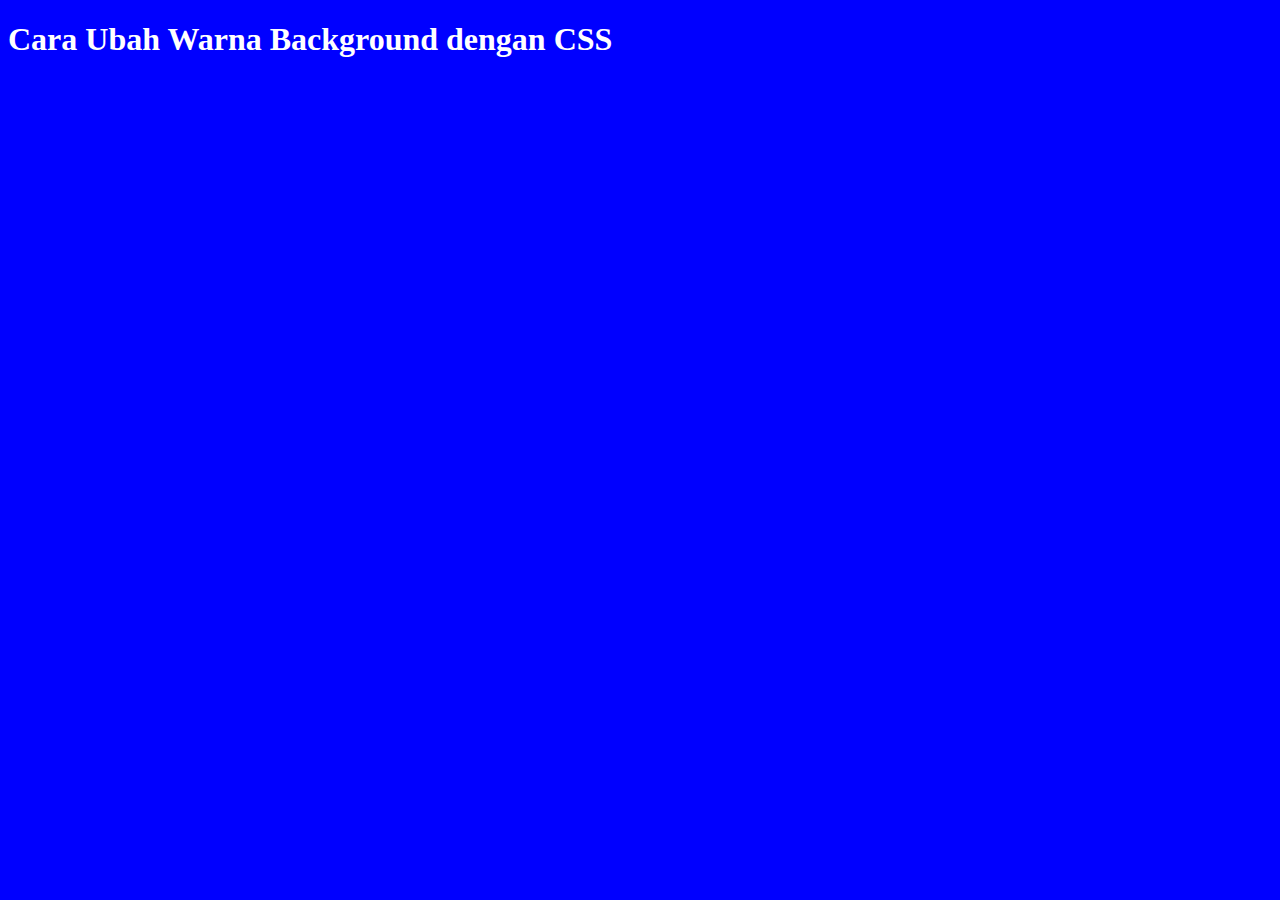
<file: session_3/latihan_background.html>
<!DOCTYPE html>
<html>
  <head>
    <title>Merubah Warna Background dengan CSS</title>
    <style>
      body {
        background-color: blue;
        color: #fff;
      }
    </style>
  </head>
  <body>
    <h1>Cara Ubah Warna Background dengan CSS</h1>
  </body>
</html>
</file>
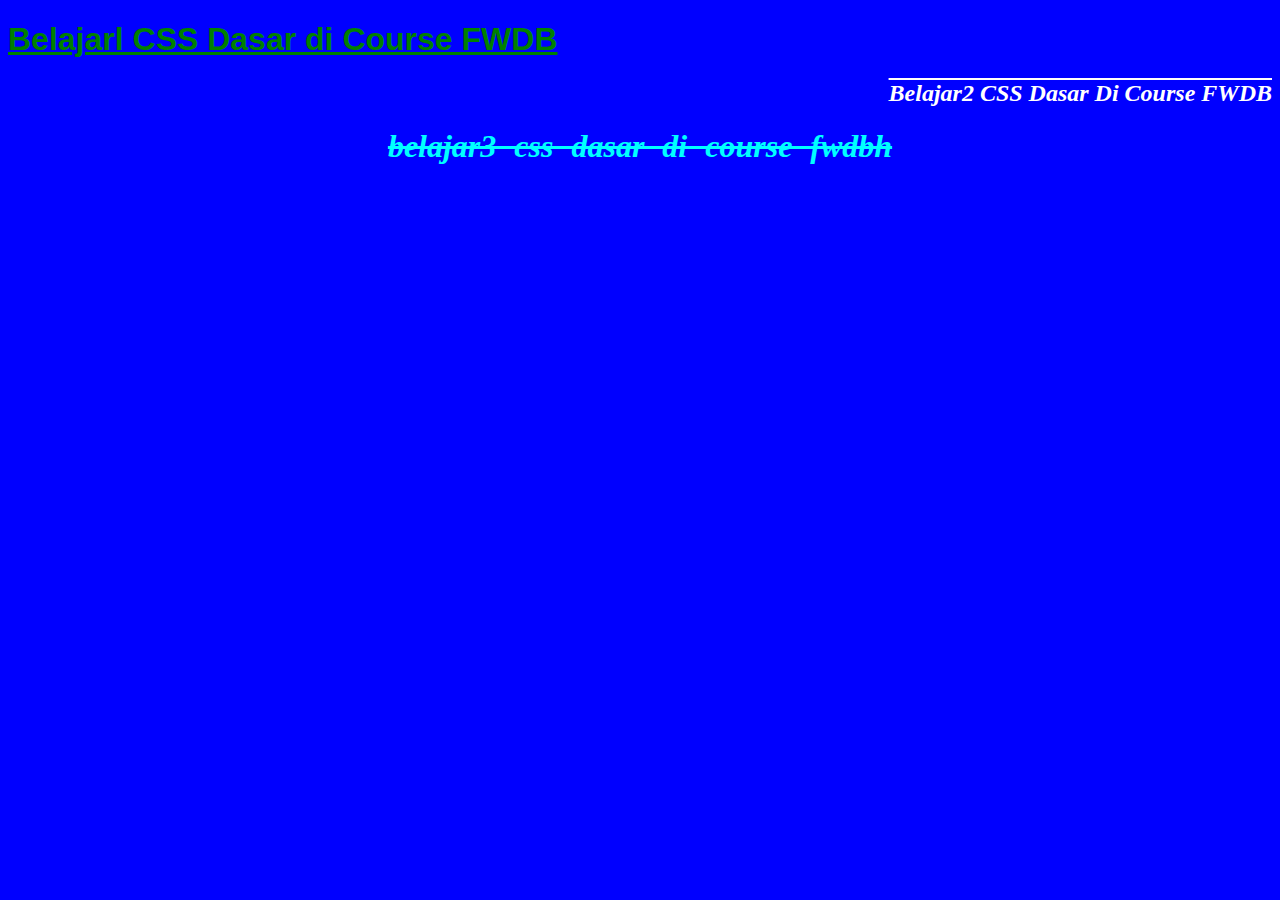
<file: session_3/latihan_font.html>
<!DOCTYPE html>
<html>
  <head>
    <title>Mengenal Font CSS</title>
    <style>
      body {
        background: blue;
        color: #ffffff;
      }

      .tulisan_satu {
        color: green;

        font-family: Arial, Helvetica, sans-serif;
        font-style: normal;
        text-decoration: underline;
      }

      .tulisan_dua {
        color: Morangered;
        font-size: 24px;
        font-style: italic;
        text-align: right;
        text-transform: capitalize;
        text-decoration: overline;
      }

      .tulisan_tiga {
        color: aqua;

        font-weight: bold;
        font-style: oblique;
        text-align: center;
        text-transform: lowercase;
        text-decoration: line-through;
        word-spacing: 10px;
      }
    </style>
  </head>
  <body>
    <h1 class="tulisan_satu">Belajarl CSS Dasar di Course FWDB</h1>
    <h1 class="tulisan_dua">Belajar2 CSS Dasar di Course FWDB</h1>
    <h1 class="tulisan_tiga">Belajar3 CSS Dasar di Course FWDBH</h1>
  </body>
</html>
</file>
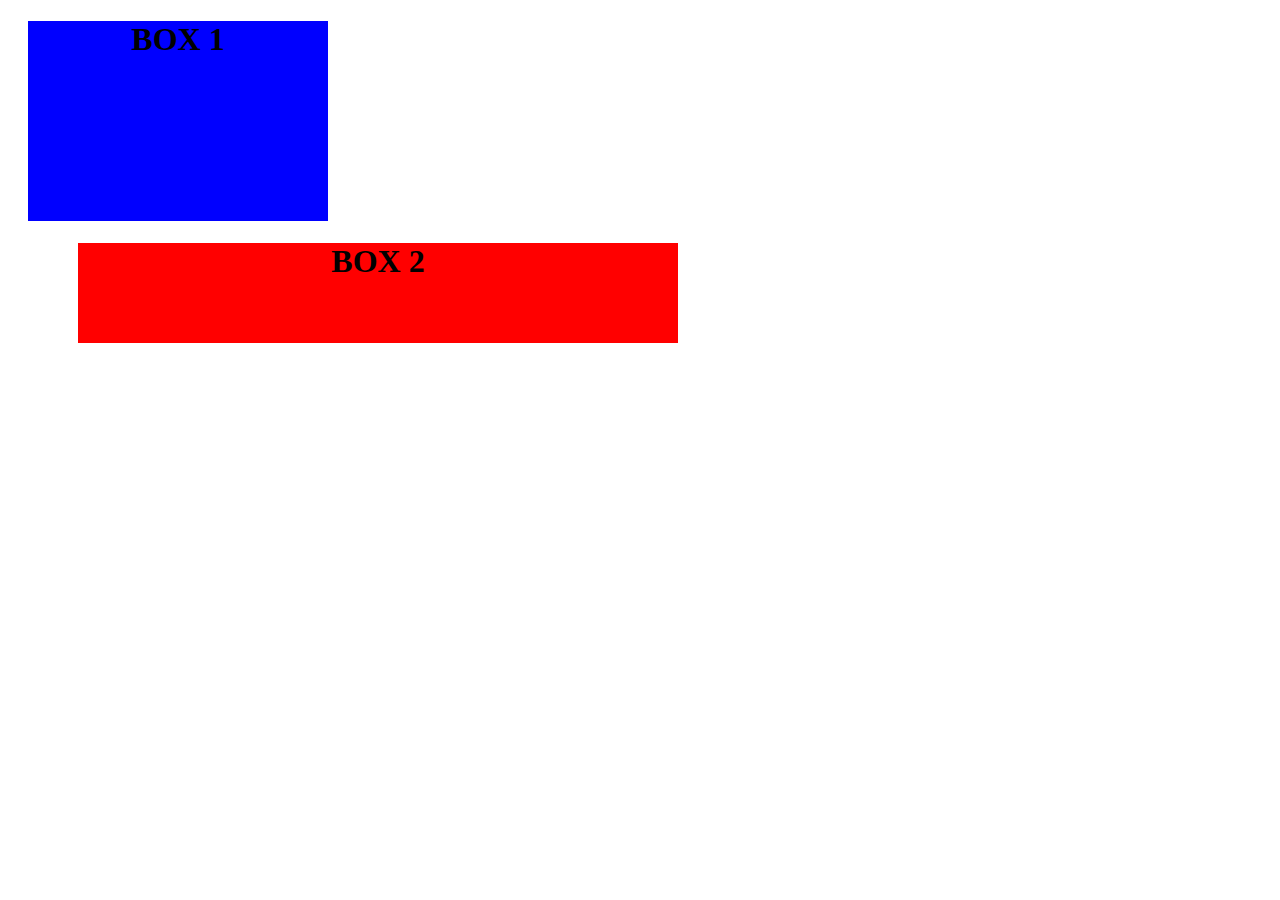
<file: session_3/latihan_margin.html>
<!DOCTYPE html>
<html>
  <head>
    <title>Margin & Padding CSS</title>
    <style>
      h1 {
        text-align: center;
      }
      .box {
        background-color: blue;
        height: 200px;
        width: 300px;
        margin: 20px;
      }
      .box-dua {
        background-color: red;
        height: 100px;
        width: 600px;
        margin-left: 70px;
      }
    </style>
  </head>
  <body>
    <div class="box">
      <h1>BOX 1</h1>
    </div>
    <div class="box-dua">
      <h1>BOX 2</h1>
    </div>
  </body>
</html>
</file>
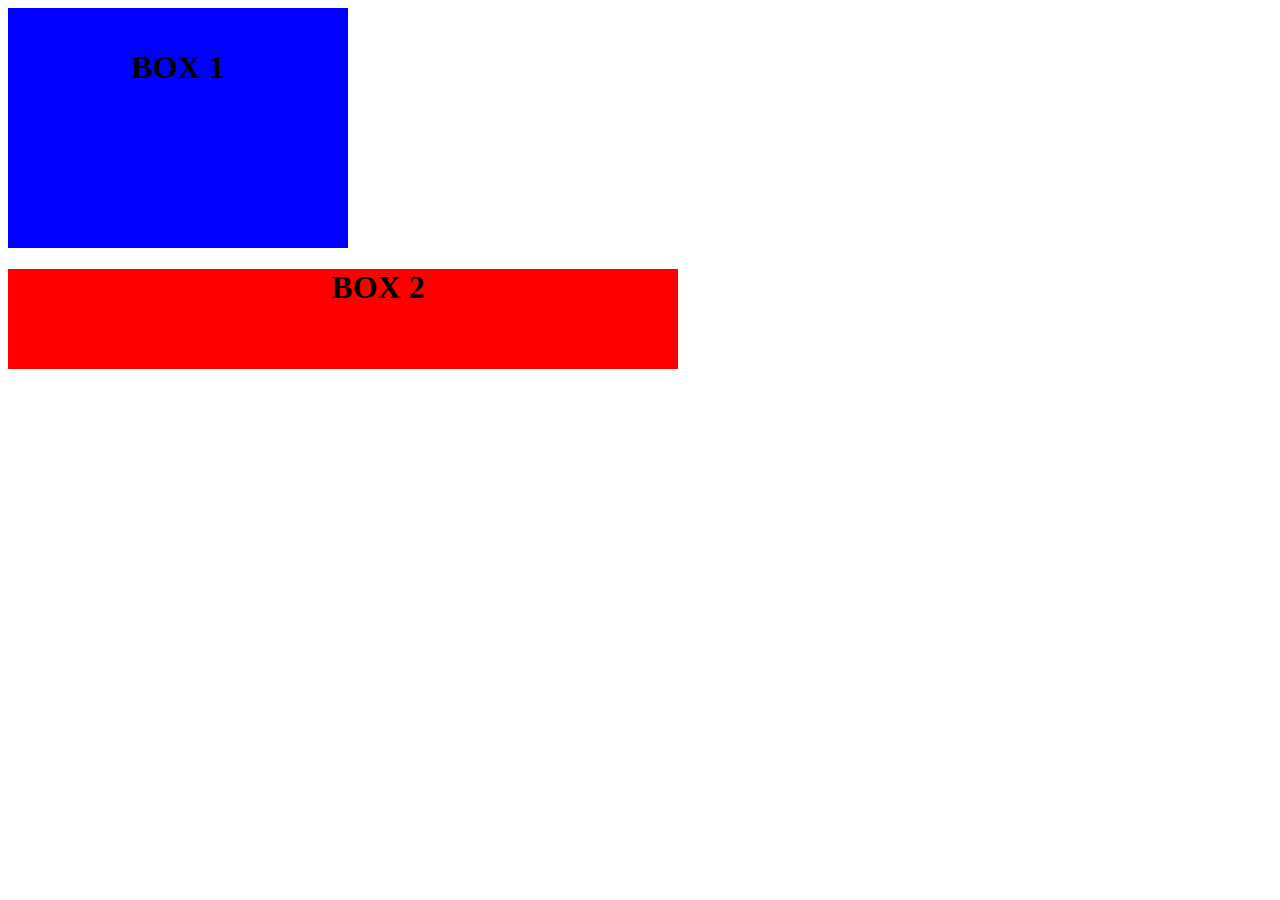
<file: session_3/latihan_padding.html>
<!DOCTYPE html>
<html>
  <head>
    <title>Margin & Padding CSS</title>
    <style>
      h1 {
        text-align: center;
      }
      .box {
        background-color: blue;
        height: 200px;
        width: 300px;
        padding: 20px;
      }
      .box-dua {
        background-color: red;
        height: 100px;
        width: 600px;
        padding-left: 70px;
      }
    </style>
  </head>
  <body>
    <div class="box">
      <h1>BOX 1</h1>
    </div>
    <div class="box-dua">
      <h1>BOX 2</h1>
    </div>
  </body>
</html>
</file>
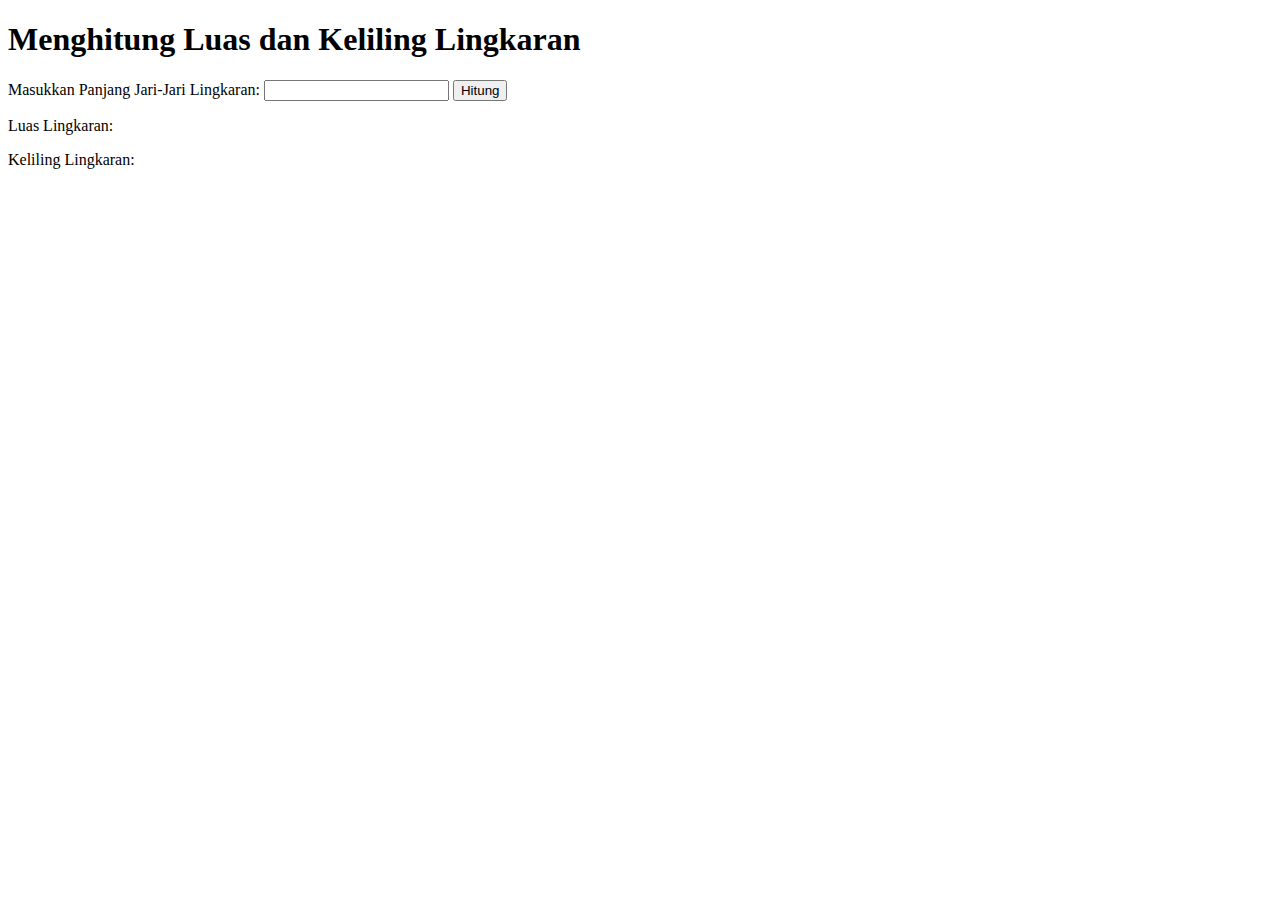
<file: session_4/algoritma.html>
<!DOCTYPE html>
<html>
  <head>
    <title>Menghitung Luas dan Keliling Lingkaran</title>
  </head>
  <body>
    <h1>Menghitung Luas dan Keliling Lingkaran</h1>
    <form id="formLingkaran">
      <label for="jariJari">Masukkan Panjang Jari-Jari Lingkaran:</label>
      <input type="number" id="jariJari" name="jariJari" required />
      <button type="button" onclick="hitungLingkaran()">Hitung</button>
    </form>
    <p>Luas Lingkaran: <span id="hasilLuas"></span></p>
    <p>Keliling Lingkaran: <span id="hasilKeliling"></span></p>

    <script>
      function hitungLingkaran() {
        var jariJari = parseFloat(document.getElementById("jariJari").value);
        var luas = Math.PI * Math.pow(jariJari, 2);
        var keliling = 2 * Math.PI * jariJari;

        document.getElementById("hasilLuas").innerText = luas.toFixed(2);
        document.getElementById("hasilKeliling").innerText =
          keliling.toFixed(2);
      }
    </script>
  </body>
</html>
</file>
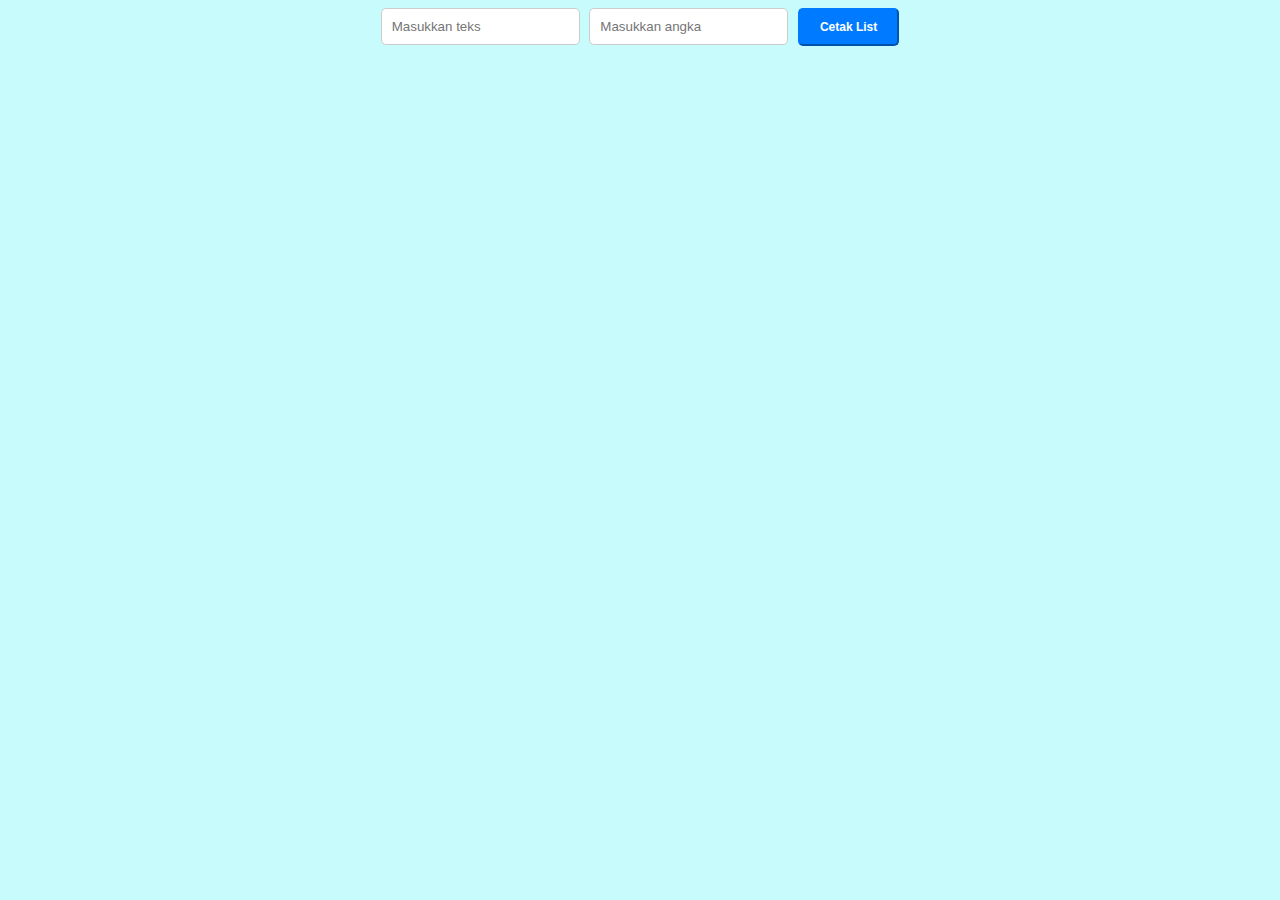
<file: session_5/tugas5.html>
<!DOCTYPE html>
<html>
  <head>
    <title>Contoh Input dan List</title>
    <link rel="stylesheet" href="assets/style.css" />
    <style>
      ol {
        list-style-type: decimal;
      }
    </style>
  </head>
  <body style="text-align: center">
    <input type="text" id="textInput" placeholder="Masukkan teks" />
    <input type="number" id="numberInput" placeholder="Masukkan angka" />
    <button class="button-resume" onclick="cetakList()">Cetak List</button>
    <ol class="center" id="listContainer"></ol>

    <script>
      function cetakList() {
        // Ambil nilai dari input text
        const textInputValue = document.getElementById("textInput").value;

        // Ambil nilai dari input number
        const numberInputValue = document.getElementById("numberInput").value;

        // Ambil kontainer <ol> untuk menambahkan <li>
        const listContainer = document.getElementById("listContainer");

        // Buat loop untuk menambahkan <li> ke dalam <ol>
        for (let i = 1; i <= numberInputValue; i++) {
          const listItem = document.createElement("li");
          listItem.textContent = textInputValue;
          listContainer.appendChild(listItem);
        }
      }
    </script>
  </body>
</html>
</file>
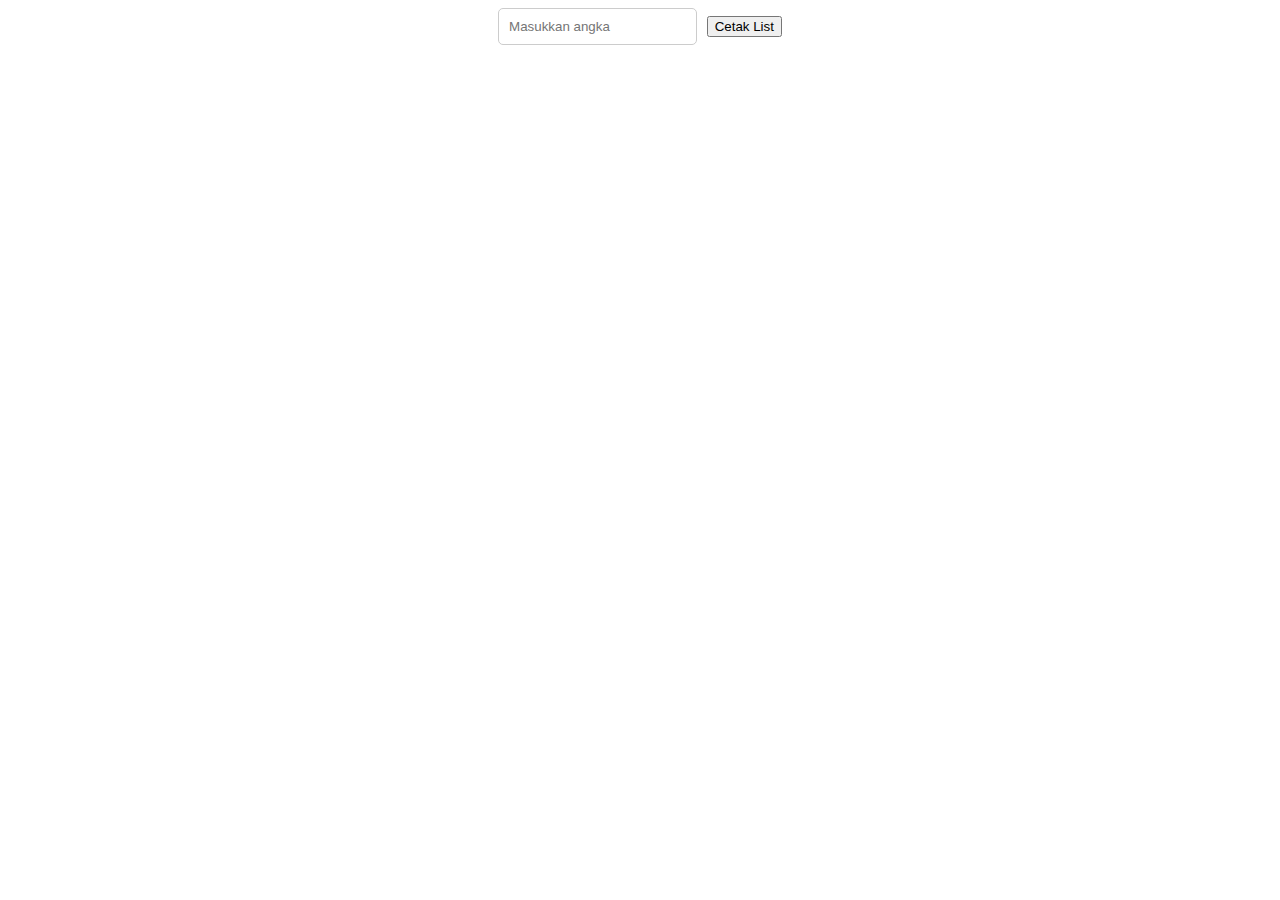
<file: session_6/tugas6.html>
<!DOCTYPE html>
<html lang="en">
  <head>
    <meta charset="UTF-8" />
    <meta name="viewport" content="width=device-width, initial-scale=1.0" />
    <meta http-equiv="X-UA-Compatible" content="ie=edge" />
    <link rel="stylesheet" href="assets/style.css" />
    <title>Tugas Mandiri 6</title>
  </head>

  <body class="text-center">
    <input type="number" id="numberInput" placeholder="Masukkan angka" />
    <button class="button-resume" onclick="cetakList()">Cetak List</button>
    <div class="paragraf" id="listContainer"></div>

    <script>
      function cetakList() {
        // Ambil nilai dari input number
        const numberInputValue = document.getElementById("numberInput").value;

        // Ambil kontainer <ol> untuk menambahkan <li>
        const listContainer = document.getElementById("listContainer");

        // Buat loop untuk menambahkan <li> ke dalam <ol>
        for (let i = 1; i <= numberInputValue; i++) {
          const listItem = document.createElement("p");
          listItem.innerHTML =
            "<p class='text-center'>" +
            "Lorem ipsum dolor sit amet consectetur adipisicing elit. Quo quaerat" +
            "recusandae qui ullam eaque cumque ea fugit, debitis commodi ipsum illo" +
            "dolorum consequatur sed laudantium suscipit quis magni, maiores in?" +
            "</p>";
          listContainer.append(listItem);
        }
      }

      // Fungsi untuk mengubah warna teks paragraf secara acak
      function changeTextColor() {
        const paragraph = document.querySelector(".paragraf");
        const colors = ["red", "blue", "green", "orange", "purple", "yellow"];
        const randomColor = colors[Math.floor(Math.random() * colors.length)];
        paragraph.style.color = randomColor;
        console.log(randomColor);
      }

      // Animasi dengan menggunakan setInterval()
      setInterval(changeTextColor, 1000); // Waktu diatur menjadi 1000ms (1 detik)

      // Fungsi untuk mengembalikan warna teks paragraf ke warna awal
      function resetTextColor() {
        const paragraph = document.querySelector(".paragraf");
        paragraph.style.color = "black"; // Ganti warna awal teks paragraf
      }

      // Setelah 5 detik, hentikan animasi menggunakan setTimeout()
      setTimeout(function () {
        clearInterval(changeTextColor); // Menghentikan animasi menggunakan clearInterval()
        resetTextColor(); // Mengembalikan warna teks paragraf ke warna awal
      }, 5000); // Waktu diatur menjadi 5000ms (5 detik)
    </script>
  </body>
</html>
</file>
<file: session_7/assets/style.css>
@-ms-viewport {
    width: device-width;
}

html {
    -webkit-box-sizing: border-box;
    box-sizing: border-box;
    -ms-overflow-style: scrollbar;
}

body {
    background-color: rgb(200, 251, 251);
    font-family: "Courier New", Courier, monospace;
}

header {
    text-align: right;
    background-color: #333;
    padding: 20px;
    font-weight: bold;
}

nav ul {
    list-style: none;
    margin: 0;
    padding: 0;
}

nav ul li {
    display: inline;
}

nav ul li a {
    color: #fff;
    text-decoration: none;
    padding: 10px 20px;
}

nav ul li a.active {
    background-color: #555;
}

.row {
    background-color: #fff;
    padding-inline: 10px 10px 10px 10px;
}

.grid-container {
    display: grid;
    grid-template-columns: repeat(5, 2fr);
    /* Creates 3 equal-width columns */
    grid-gap: 10px;
    /* Gap between grid items */
    padding: 10px;
}

.text-center {
    text-align: center;
}

.mt-10 {
    margin-top: 10px;
}

.pd-5 {
    padding-top: 5px;
}

.pd-10 {
    padding-top: 10px;
}

.button-resume {
    display: inline-block;
    padding: 10px 20px;
    font-size: 12px;
    font-weight: bold;
    text-align: center;
    color: #fff;
    background-color: #007bff;
    border-color: #007bff;
    border-radius: 5px;
    cursor: pointer;
}

.button-kontak {
    display: inline-block;
    padding: 10px 20px;
    font-size: 12px;
    font-weight: bold;
    text-align: center;
    color: #1e0a0a;
    background-color: #ffffff;
    border-radius: 5px;
    cursor: pointer;
}


/* Button hover effect */
button:hover {
    background-color: #0056b3;
}

/* Button active effect */
button:active {
    background-color: #081421;
}

.form-container {
    padding: 20px;
    border-radius: 5px;
}

form {
    display: flex;
    flex-direction: column;
}

label {
    margin-bottom: 5px;
    font-weight: bold;
}

input,
textarea {
    padding: 10px;
    margin-bottom: 15px;
    border: 1px solid #ccc;
    border-radius: 5px;
}

input[type="submit"] {
    padding: 10px 20px;
    background-color: green;
    color: #fff;
    border: none;
    border-radius: 5px;
    cursor: pointer;
    font-weight: bold;
}

input[type="submit"]:hover {
    background-color: #0056b3;
}
</file>
<file: session_8/style.css>
@import url("https://fonts.googleapis.com/css2?family=Poppins:wght@300;400;500;600;700&display=swap");
@import url("https://fonts.googleapis.com/css2?family=Open+Sans:wght@300;400;500;600;700;800&display=swap");

* {
    margin: 0;
    padding: 0;
    box-sizing: border-box;
}

:root {
    --headline-typeface: "Poppins", sans-serif;
    --body-typeface: "Poppins", sans-serif;
    --headline-color: #2c2c2c;
    --body-color: #4b4b4b;
    --body-padding: 100px;
    --accent-color: #ff0044;
    --card-shadow: 0 1.6px 3.6px 0 rgb(0 0 0 / 13%), 0 0.3px 0.9px 0 rgb(0 0 0 / 11%);
    --card-border: 1px solid #eee;
    --card-radius: 8px;
}

html {
    font-size: 10px;
}

body {
    max-width: 1400px;
    margin: 0 auto;
    font-size: 1.6rem;
    font-family: var(--body-typeface);
    line-height: 1.5;
    background-color: #fafafa;
    color: var(--body-color);
    font-weight: 300;
    overflow-x: hidden;
}

a {
    text-decoration: none;
}

input:focus {
    outline: none;
}

li {
    list-style: none;
}

h1,
h2,
h3,
h4,
h5,
h6 {
    font-family: var(--headline-typeface);
    color: var(--headline-color);
    font-weight: 400;
}

h1 {
    font-size: 4rem;
}

h2 {
    font-size: 3.2rem;
}

h3 {
    font-size: 2.8rem;
}

h4 {
    font-size: 2.4rem;
}

h5 {
    font-size: 2.2rem;
}

h6 {
    font-size: 1.8rem;
}

.btn {
    cursor: pointer;
    display: block;
    width: 200px;
    color: #fff;
    font-weight: 500;
    background-color: var(--accent-color);
    padding: 12px 0;
    text-align: center;
    border: 2px solid var(--accent-color);
    border-radius: 8px;
    box-shadow: 0 5px 15px 0 rgb(0, 0, 0, 15%);
    transition: 0.4s ease;
}

.btn-sub {
    cursor: pointer;
   
    width: 200px;
    color: #fff;
    font-weight: 500;
    background-color: var(--accent-color);
    padding: 12px 20px;
    align-items: center;
    text-align: center;
    border: 2px solid var(--accent-color);
    border-radius: 8px;
    box-shadow: 0 5px 15px 0 rgb(0, 0, 0, 15%);
    transition: 0.4s ease;
}

.btn:hover {
    background-color: #fff;
    color: var(--accent-color);
}

section {
    width: 100%;
    padding: 70px var(--body-padding);
}

.section-title {
    text-align: center;
    font-size: 3.6rem;
    color: var(--headline-color);
    margin-bottom: 5rem;
}


/* BEGIN Header Section */

header {
    position: fixed;
    top: 0;
    left: 0;
    width: 100%;
    height: 56px;
    display: flex;
    align-items: center;
    justify-content: center;
    padding: 0 var(--body-padding);
    background-color: #fff;
    border-bottom: 1px solid #eaeaea;
    z-index: 100;
}

.header-wrapper {
    max-width: 1200px;
    width: 100%;
    display: flex;
    align-items: center;
    justify-content: space-between;
}

#logo {
    display: flex;
    align-items: center;
    /*   margin-right:40px; */
}

#logo-label {
    font-family: var(--headline-typeface);
    font-size: 1.6rem;
    font-weight: 600;
    margin-left: 8px;
    letter-spacing: 0.5px;
    color: var(--headline-typeface);
}

.menu-btn {
    cursor: pointer;
    padding: 20px;
    display: none;
}

#menu-checkbox {
    cursor: pointer;
    display: none;
}

#nav-menu {
    display: flex;
    gap: 40px;
}

#menu-checkbox:checked~#nav-menu {
    display: flex;
}

.nav-link {
    text-transform: Capitalize;
    font-size: 1.5rem;
    color: var(--body-color);
    font-weight: 400;
    transition: 0.3s ease;
}

.nav-link:hover {
    color: #000;
}


/* END Header Section */


/* BEGIN Main Section */

main {
    height: auto;
    margin: 0 auto;
    padding: 56px 0;
    /*   background-color: yellow; */
}


/* BEGIN Hero Section */

#about-section {
    display: flex;
    height: auto;
    /* background-color: violet; */
    column-gap: 6rem;
}

#hero-info {
    width: 50%;
}

.hero-title {
    font-size: 5.2rem;
    font-weight: 600;
    color: var(--headline-color);
    line-height: 1.15;
}

.hero-title span {
    color: var(--accent-color);
}

#hero-subtitle {
    margin-top: 16px;
    font-size: 1.8rem;
    color: var(--body-color);
}

#hero-btn {
    font-size: 2rem;
    margin-top: 100px;
}

#hero-img {
    width: 50%;
    height: 482px;
    transform: translateY(-20px);
    /* background-color: red; */
    background-image: url("assets/me_crop.png");
    background-repeat: no-repeat;
    background-position: center;
    background-size: contain;
    animation-name: delta;
    animation-duration: 2s;
    animation-iteration-count: infinite;
    animation-direction: alternate;
    animation-timing-function: linear;
}

#hero-img img {
    display: none;
    width: 85%;
    height: auto;
    animation-name: delta;
    animation-duration: 2s;
    animation-iteration-count: infinite;
    animation-direction: alternate;
    animation-timing-function: linear;
}

@keyframes delta {
    to {
        transform: translateY(10px);
    }
}


/* END Video Section */


/* BEGIN Video Section */

#video-section {}

.video-wrapper {
    position: relative;
    padding-bottom: 56.25%;
    height: 0;
}

#video {
    position: absolute;
    top: 0;
    left: 0;
    width: 100%;
    height: 100%;
    border-radius: 8px;
    box-shadow: 0 3.2px 7.2px 0 rgb(0 0 0 / 13%), 0 0.6px 1.8px 0 rgb(0 0 0 / 11%);
}


/* END Video Section */
.label {
    display: inline-block;
    padding: 0.2em 0.6em 0.3em;
    font-size: 75%;
    font-weight: bold;
    line-height: 1;
    font-size: 20px;
    color: #ffffff;
    text-align: center;
    white-space: nowrap;
    vertical-align: baseline;
    border-radius: 0.25em;
}

.label-primary {
    background-color: var(--accent-color);
}

.text-center {
    text-align: center;
}

/* BEGIN Features Section */

#features-group {
    width: 100%;
    display: grid;
    grid-template-columns: 1fr 1fr;
    column-gap: 24px;
    row-gap: 32px;
}

.feature-box {
    display: flex;
    align-items: center;
    gap: 16px;
    min-width: 320px;
    padding: 32px 24px;
}

.card {
    background-color: #fff;
    box-shadow: var(--card-shadow);
    border: var(--card-border);
    border-radius: var(--card-radius);
}

.feature-icon {
    text-align: center;
    font-size: 64px;
    color: var(--accent-color);
}


/* End Features Section */


/* BEGIN Pricing Section */

#pricing-section {}

.product-list {
    display: flex;
    justify-content: center;
    flex-wrap: wrap;
    gap: 3.2rem;
}

.product-box {
    display: flex;
    flex-direction: column;
    align-items: center;
    min-width: 300px;
    padding: 20px;
}

.product-box:not(:last-child) {
    margin-right: 10px;
}

.product-box img {
    margin-bottom: 32px;
}

.product-box .price {
    margin-bottom: 0px;
    font-size: 2rem;
    color: var(--headline-color);
}

.product-box .price span {
    font-size: 1.6rem;
}


/* END Pricing Section */

#form {
    width: 100%;
    display: flex;
    justify-content: center;
    margin-top: 40px;
}

#email {
    width: 600px;
    max-width: 600px;
    height: 60px;
    border-radius: 30px 30px 30px 30px;
    border: 1px solid rgba(255, 65, 77, 0.1);
    padding: 0px 30px;
    background: none;
    background: #fff;
    box-shadow: 0px 0px 28px 2px rgb(0 0 0 / 10%);
    font-size: 1.6rem;
}

#submit-btn {
    font-size: 2rem;
    margin-top: 100px;
}

#question {
    width: 600px;
    max-width: 600px;
    height: 200px;
    border-radius: 30px 30px 30px 30px;
    border: 1px solid rgba(255, 65, 77, 0.1);
    padding: 0px 30px;
    background: none;
    background: #fff;
    box-shadow: 0px 0px 28px 2px rgb(0 0 0 / 10%);
    font-size: 1.6rem;
}

#submit {
    min-width: 180px;
    font-size: 1.6rem;
    font-family: var(--body-typeface);
    border-radius: 0 30px 30px 0;

}


/* END Main Section */
footer {
    width: 100%;
    display: flex;
    justify-content: center;
    align-items: center;
    height: 60px;
    background-color: #eaeaea;
    font-size: 1.4rem;
}

@media (max-width: 992px) {
    :root {
        --body-padding: 50px;
    }

    #hero-section {
        column-gap: 20px;
    }
}

@media (max-width: 850px) {
    :root {
        --body-padding: 32px;
    }

    #hero-section {
        flex-direction: column-reverse;
        /* background-color: violet; */
        align-items: center;
        row-gap: 70px;
    }

    #hero-info {
        width: 70%;
        display: flex;
        flex-direction: column;
        align-items: center;
    }

    .hero-title {
        text-align: center;
    }

    #hero-img {
        width: 0%;
    }

    #hero-btn {
        width: 70%;
    }

    #features-group {
        grid-template-columns: 1fr;
    }

    #video-section {
        width: 100%;
    }

    .menu-btn {
        display: block;
        font-size: 32px;
        color: black;
    }

    #nav-menu {
        position: absolute;
        right: 0;
        top: 48px;
        width: 250px;
        padding: 40px;
        background-color: #e1e1e1;
        flex-direction: column;
        align-items: flex-start;
        gap: 40px;
        display: none;
    }

    .nav-link {
        font-size: 1.8rem;
    }
}

@media (max-width: 576px) {
    :root {
        --body-padding: 16px;
    }
}

@media (max-width: 400px) {
    .feature-box {
        flex-direction: column;
        gap: 0;
    }

    .feature-details h4 {
        text-align: center;
        margin-bottom: 16px;
    }

    .hero-title {
        font-size: 4rem;
    }

    .section-title {
        font-size: 3.2rem;
    }
}
</file>
<file: session_8/final_project/style.css>
@import url("https://fonts.googleapis.com/css2?family=Poppins:wght@300;400;500;600;700&display=swap");
@import url("https://fonts.googleapis.com/css2?family=Open+Sans:wght@300;400;500;600;700;800&display=swap");

* {
    margin: 0;
    padding: 0;
    box-sizing: border-box;
}

:root {
    --headline-typeface: "Poppins", sans-serif;
    --body-typeface: "Poppins", sans-serif;
    --headline-color: #2c2c2c;
    --body-color: #4b4b4b;
    --body-padding: 100px;
    --accent-color: #ff0044;
    --card-shadow: 0 1.6px 3.6px 0 rgb(0 0 0 / 13%), 0 0.3px 0.9px 0 rgb(0 0 0 / 11%);
    --card-border: 1px solid #eee;
    --card-radius: 8px;
}

html {
    font-size: 10px;
}

body {
    max-width: 1400px;
    margin: 0 auto;
    font-size: 1.6rem;
    font-family: var(--body-typeface);
    line-height: 1.5;
    background-color: #fafafa;
    color: var(--body-color);
    font-weight: 300;
    overflow-x: hidden;
}

a {
    text-decoration: none;
}

input:focus {
    outline: none;
}

li {
    list-style: none;
}

h1,
h2,
h3,
h4,
h5,
h6 {
    font-family: var(--headline-typeface);
    color: var(--headline-color);
    font-weight: 400;
}

h1 {
    font-size: 4rem;
}

h2 {
    font-size: 3.2rem;
}

h3 {
    font-size: 2.8rem;
}

h4 {
    font-size: 2.4rem;
}

h5 {
    font-size: 2.2rem;
}

h6 {
    font-size: 1.8rem;
}

.btn {
    cursor: pointer;
    display: block;
    width: 200px;
    color: #fff;
    font-weight: 500;
    background-color: var(--accent-color);
    padding: 12px 0;
    text-align: center;
    border: 2px solid var(--accent-color);
    border-radius: 8px;
    box-shadow: 0 5px 15px 0 rgb(0, 0, 0, 15%);
    transition: 0.4s ease;
}

.btn-sub {
    cursor: pointer;
   
    width: 200px;
    color: #fff;
    font-weight: 500;
    background-color: var(--accent-color);
    padding: 12px 20px;
    align-items: center;
    text-align: center;
    border: 2px solid var(--accent-color);
    border-radius: 8px;
    box-shadow: 0 5px 15px 0 rgb(0, 0, 0, 15%);
    transition: 0.4s ease;
}

.btn:hover {
    background-color: #fff;
    color: var(--accent-color);
}

section {
    width: 100%;
    padding: 70px var(--body-padding);
}

.section-title {
    text-align: center;
    font-size: 3.6rem;
    color: var(--headline-color);
    margin-bottom: 5rem;
}


/* BEGIN Header Section */

header {
    position: fixed;
    top: 0;
    left: 0;
    width: 100%;
    height: 56px;
    display: flex;
    align-items: center;
    justify-content: center;
    padding: 0 var(--body-padding);
    background-color: #fff;
    border-bottom: 1px solid #eaeaea;
    z-index: 100;
}

.header-wrapper {
    max-width: 1200px;
    width: 100%;
    display: flex;
    align-items: center;
    justify-content: space-between;
}

#logo {
    display: flex;
    align-items: center;
    /*   margin-right:40px; */
}

#logo-label {
    font-family: var(--headline-typeface);
    font-size: 1.6rem;
    font-weight: 600;
    margin-left: 8px;
    letter-spacing: 0.5px;
    color: var(--headline-typeface);
}

.menu-btn {
    cursor: pointer;
    padding: 20px;
    display: none;
}

#menu-checkbox {
    cursor: pointer;
    display: none;
}

#nav-menu {
    display: flex;
    gap: 40px;
}

#menu-checkbox:checked~#nav-menu {
    display: flex;
}

.nav-link {
    text-transform: Capitalize;
    font-size: 1.5rem;
    color: var(--body-color);
    font-weight: 400;
    transition: 0.3s ease;
}

.nav-link:hover {
    color: #000;
}


/* END Header Section */


/* BEGIN Main Section */

main {
    height: auto;
    margin: 0 auto;
    padding: 56px 0;
    /*   background-color: yellow; */
}


/* BEGIN Hero Section */

#about-section {
    display: flex;
    height: auto;
    /* background-color: violet; */
    column-gap: 6rem;
}

#hero-info {
    width: 50%;
}

.hero-title {
    font-size: 5.2rem;
    font-weight: 600;
    color: var(--headline-color);
    line-height: 1.15;
}

.hero-title span {
    color: var(--accent-color);
}

#hero-subtitle {
    margin-top: 16px;
    font-size: 1.8rem;
    color: var(--body-color);
}

#hero-btn {
    font-size: 2rem;
    margin-top: 100px;
}

#hero-img {
    width: 50%;
    height: 482px;
    transform: translateY(-20px);
    /* background-color: red; */
    background-image: url("assets/me_crop.png");
    background-repeat: no-repeat;
    background-position: center;
    background-size: contain;
    animation-name: delta;
    animation-duration: 2s;
    animation-iteration-count: infinite;
    animation-direction: alternate;
    animation-timing-function: linear;
}

#hero-img img {
    display: none;
    width: 85%;
    height: auto;
    animation-name: delta;
    animation-duration: 2s;
    animation-iteration-count: infinite;
    animation-direction: alternate;
    animation-timing-function: linear;
}

@keyframes delta {
    to {
        transform: translateY(10px);
    }
}


/* END Video Section */


/* BEGIN Video Section */

#video-section {}

.video-wrapper {
    position: relative;
    padding-bottom: 56.25%;
    height: 0;
}

#video {
    position: absolute;
    top: 0;
    left: 0;
    width: 100%;
    height: 100%;
    border-radius: 8px;
    box-shadow: 0 3.2px 7.2px 0 rgb(0 0 0 / 13%), 0 0.6px 1.8px 0 rgb(0 0 0 / 11%);
}


/* END Video Section */
.label {
    display: inline-block;
    padding: 0.2em 0.6em 0.3em;
    font-size: 75%;
    font-weight: bold;
    line-height: 1;
    font-size: 20px;
    color: #ffffff;
    text-align: center;
    white-space: nowrap;
    vertical-align: baseline;
    border-radius: 0.25em;
}

.label-primary {
    background-color: var(--accent-color);
}

.text-center {
    text-align: center;
}

/* BEGIN Features Section */

#features-group {
    width: 100%;
    display: grid;
    grid-template-columns: 1fr 1fr;
    column-gap: 24px;
    row-gap: 32px;
}

.feature-box {
    display: flex;
    align-items: center;
    gap: 16px;
    min-width: 320px;
    padding: 32px 24px;
}

.card {
    background-color: #fff;
    box-shadow: var(--card-shadow);
    border: var(--card-border);
    border-radius: var(--card-radius);
}

.feature-icon {
    text-align: center;
    font-size: 64px;
    color: var(--accent-color);
}


/* End Features Section */


/* BEGIN Pricing Section */

#pricing-section {}

.product-list {
    display: flex;
    justify-content: center;
    flex-wrap: wrap;
    gap: 3.2rem;
}

.product-box {
    display: flex;
    flex-direction: column;
    align-items: center;
    min-width: 300px;
    padding: 20px;
}

.product-box:not(:last-child) {
    margin-right: 10px;
}

.product-box img {
    margin-bottom: 32px;
}

.product-box .price {
    margin-bottom: 0px;
    font-size: 2rem;
    color: var(--headline-color);
}

.product-box .price span {
    font-size: 1.6rem;
}


/* END Pricing Section */

#form {
    width: 100%;
    display: flex;
    justify-content: center;
    margin-top: 40px;
}

#email {
    width: 600px;
    max-width: 600px;
    height: 60px;
    border-radius: 30px 30px 30px 30px;
    border: 1px solid rgba(255, 65, 77, 0.1);
    padding: 0px 30px;
    background: none;
    background: #fff;
    box-shadow: 0px 0px 28px 2px rgb(0 0 0 / 10%);
    font-size: 1.6rem;
}

#submit-btn {
    font-size: 2rem;
    margin-top: 100px;
}

#question {
    width: 600px;
    max-width: 600px;
    height: 200px;
    border-radius: 30px 30px 30px 30px;
    border: 1px solid rgba(255, 65, 77, 0.1);
    padding: 0px 30px;
    background: none;
    background: #fff;
    box-shadow: 0px 0px 28px 2px rgb(0 0 0 / 10%);
    font-size: 1.6rem;
}

#submit {
    min-width: 180px;
    font-size: 1.6rem;
    font-family: var(--body-typeface);
    border-radius: 0 30px 30px 0;

}


/* END Main Section */
footer {
    width: 100%;
    display: flex;
    justify-content: center;
    align-items: center;
    height: 60px;
    background-color: #eaeaea;
    font-size: 1.4rem;
}

@media (max-width: 992px) {
    :root {
        --body-padding: 50px;
    }

    #hero-section {
        column-gap: 20px;
    }
}

@media (max-width: 850px) {
    :root {
        --body-padding: 32px;
    }

    #hero-section {
        flex-direction: column-reverse;
        /* background-color: violet; */
        align-items: center;
        row-gap: 70px;
    }

    #hero-info {
        width: 70%;
        display: flex;
        flex-direction: column;
        align-items: center;
    }

    .hero-title {
        text-align: center;
    }

    #hero-img {
        width: 0%;
    }

    #hero-btn {
        width: 70%;
    }

    #features-group {
        grid-template-columns: 1fr;
    }

    #video-section {
        width: 100%;
    }

    .menu-btn {
        display: block;
        font-size: 32px;
        color: black;
    }

    #nav-menu {
        position: absolute;
        right: 0;
        top: 48px;
        width: 250px;
        padding: 40px;
        background-color: #e1e1e1;
        flex-direction: column;
        align-items: flex-start;
        gap: 40px;
        display: none;
    }

    .nav-link {
        font-size: 1.8rem;
    }
}

@media (max-width: 576px) {
    :root {
        --body-padding: 16px;
    }
}

@media (max-width: 400px) {
    .feature-box {
        flex-direction: column;
        gap: 0;
    }

    .feature-details h4 {
        text-align: center;
        margin-bottom: 16px;
    }

    .hero-title {
        font-size: 4rem;
    }

    .section-title {
        font-size: 3.2rem;
    }
}
</file>
<file: session_5/assets/style.css>
@-ms-viewport {
    width: device-width;
}

html {
    -webkit-box-sizing: border-box;
    box-sizing: border-box;
    -ms-overflow-style: scrollbar;
}

body {
    background-color: rgb(200, 251, 251);
    font-family: "Courier New", Courier, monospace;
}

header {
    text-align: right;
    background-color: #333;
    padding: 20px;
    font-weight: bold;
}

nav ul {
    list-style: none;
    margin: 0;
    padding: 0;
}

nav ul li {
    display: inline;
}

nav ul li a {
    color: #fff;
    text-decoration: none;
    padding: 10px 20px;
}

nav ul li a.active {
    background-color: #555;
}

.row {
    background-color: #fff;
    padding-inline: 10px 10px 10px 10px;
}

.grid-container {
    display: grid;
    grid-template-columns: repeat(5, 2fr);
    /* Creates 3 equal-width columns */
    grid-gap: 10px;
    /* Gap between grid items */
    padding: 10px;
}

.text-center {
    text-align: center;
}

.mt-10 {
    margin-top: 10px;
}

.pd-5 {
    padding-top: 5px;
}

.pd-10 {
    padding-top: 10px;
}

.button-resume {
    display: inline-block;
    padding: 10px 20px;
    font-size: 12px;
    font-weight: bold;
    text-align: center;
    color: #fff;
    background-color: #007bff;
    border-color: #007bff;
    border-radius: 5px;
    cursor: pointer;
}

.button-kontak {
    display: inline-block;
    padding: 10px 20px;
    font-size: 12px;
    font-weight: bold;
    text-align: center;
    color: #1e0a0a;
    background-color: #ffffff;
    border-radius: 5px;
    cursor: pointer;
}

.center {
    text-align: center;
    list-style-position: inside;
}


/* Button hover effect */
button:hover {
    background-color: #0056b3;
}

/* Button active effect */
button:active {
    background-color: #081421;
}

.form-container {
    padding: 20px;
    border-radius: 5px;
}

form {
    display: flex;
    flex-direction: column;
}

label {
    margin-bottom: 5px;
    font-weight: bold;
}

input,
textarea {
    padding: 10px;
    margin-bottom: 15px;
    border: 1px solid #ccc;
    border-radius: 5px;
}

input[type="submit"] {
    padding: 10px 20px;
    background-color: green;
    color: #fff;
    border: none;
    border-radius: 5px;
    cursor: pointer;
    font-weight: bold;
}

input[type="submit"]:hover {
    background-color: #0056b3;
}
</file>
<file: session_6/assets/style.css>
@-ms-viewport {
    width: device-width;
}

html {
    -webkit-box-sizing: border-box;
    box-sizing: border-box;
    -ms-overflow-style: scrollbar;
}

body {
    font-family: "Courier New", Courier, monospace;
}

header {
    text-align: right;
    background-color: #333;
    padding: 20px;
    font-weight: bold;
}

nav ul {
    list-style: none;
    margin: 0;
    padding: 0;
}

nav ul li {
    display: inline;
}

nav ul li a {
    color: #fff;
    text-decoration: none;
    padding: 10px 20px;
}

nav ul li a.active {
    background-color: #555;
}

.row {
    background-color: #fff;
    padding-inline: 10px 10px 10px 10px;
}

.grid-container {
    display: grid;
    grid-template-columns: repeat(5, 2fr);
    /* Creates 3 equal-width columns */
    grid-gap: 10px;
    /* Gap between grid items */
    padding: 10px;
}

.text-center {
    text-align: center;
}

.mt-10 {
    margin-top: 10px;
}

.pd-5 {
    padding-top: 5px;
}

.pd-10 {
    padding-top: 10px;
}

.paragraf {
    font-size: 20px;
    font-weight: bold;
}

.center {
    text-align: center;
    list-style-position: inside;
}


/* Button hover effect */
button:hover {
    background-color: #0056b3;
}

/* Button active effect */
button:active {
    background-color: #081421;
}

.form-container {
    padding: 20px;
    border-radius: 5px;
}

form {
    display: flex;
    flex-direction: column;
}

label {
    margin-bottom: 5px;
    font-weight: bold;
}

input,
textarea {
    padding: 10px;
    margin-bottom: 15px;
    border: 1px solid #ccc;
    border-radius: 5px;
}

input[type="submit"] {
    padding: 10px 20px;
    background-color: green;
    color: #fff;
    border: none;
    border-radius: 5px;
    cursor: pointer;
    font-weight: bold;
}

input[type="submit"]:hover {
    background-color: #0056b3;
}
</file>
